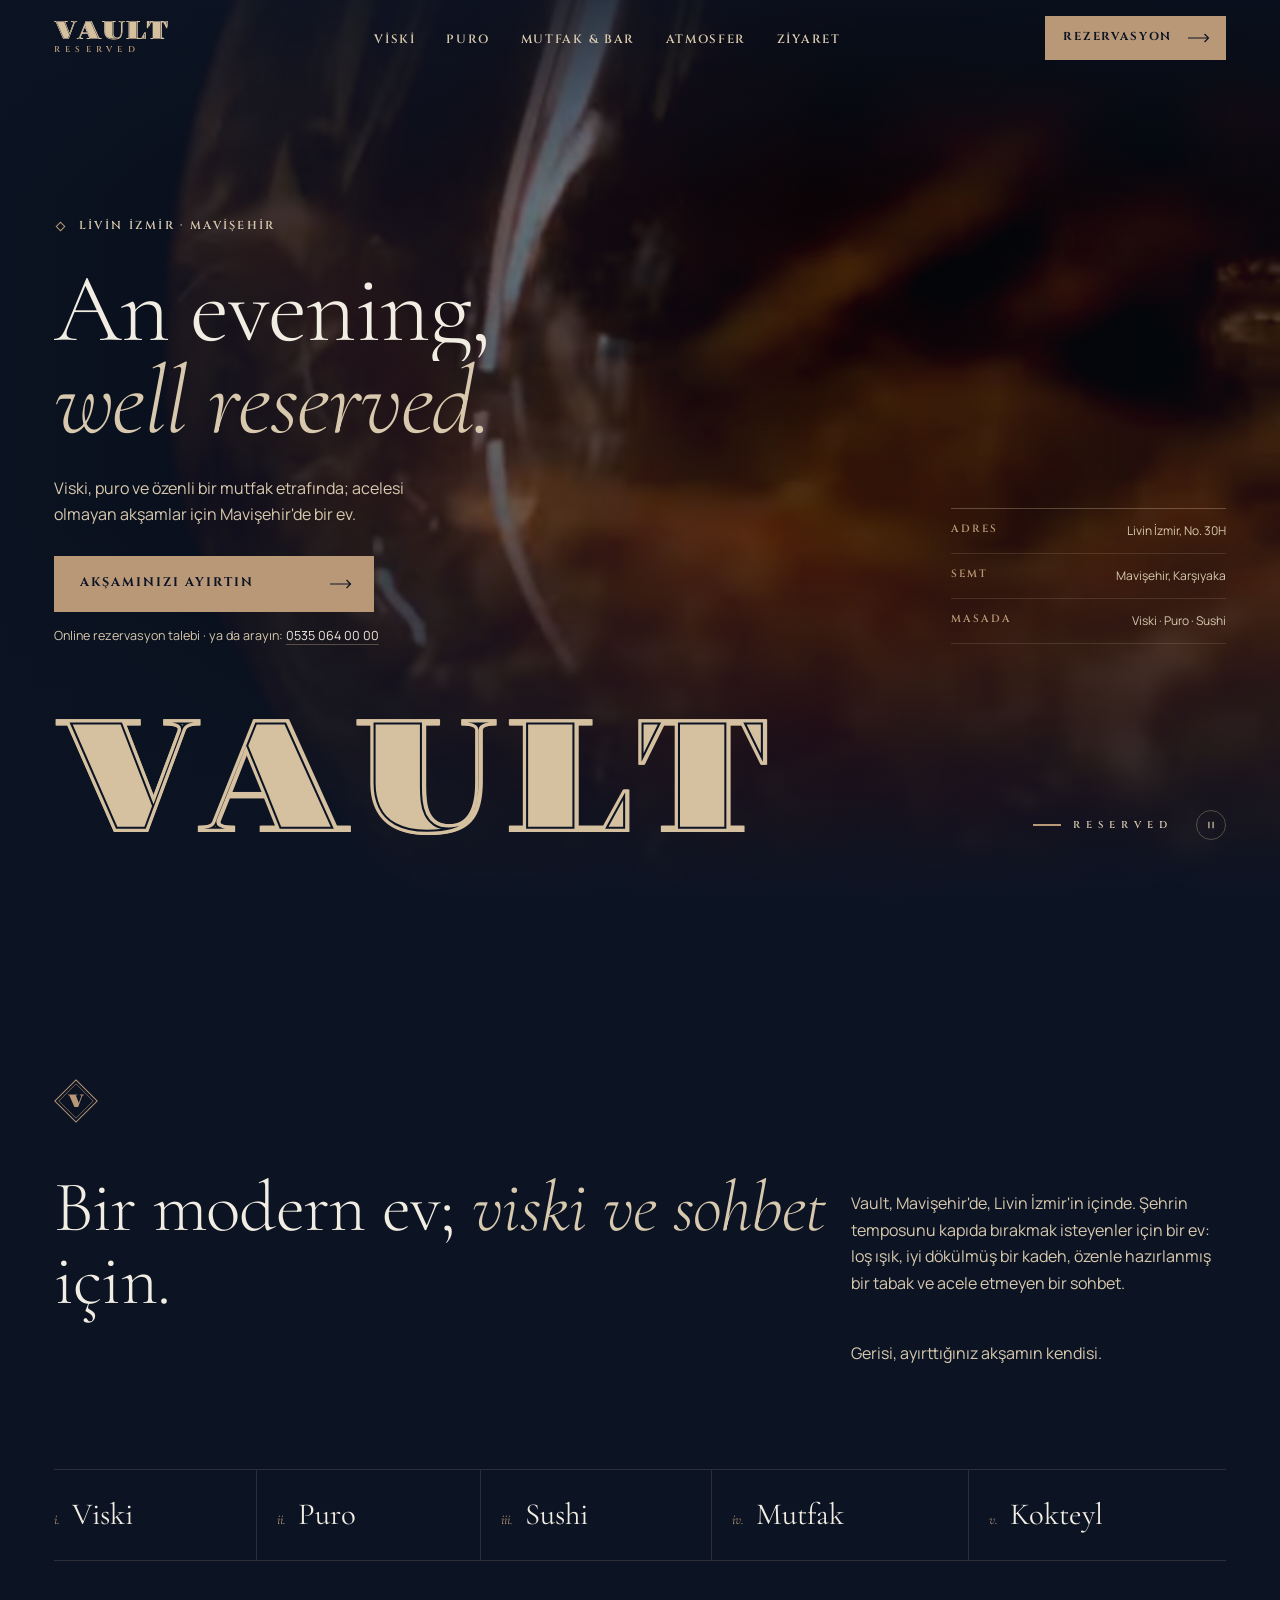
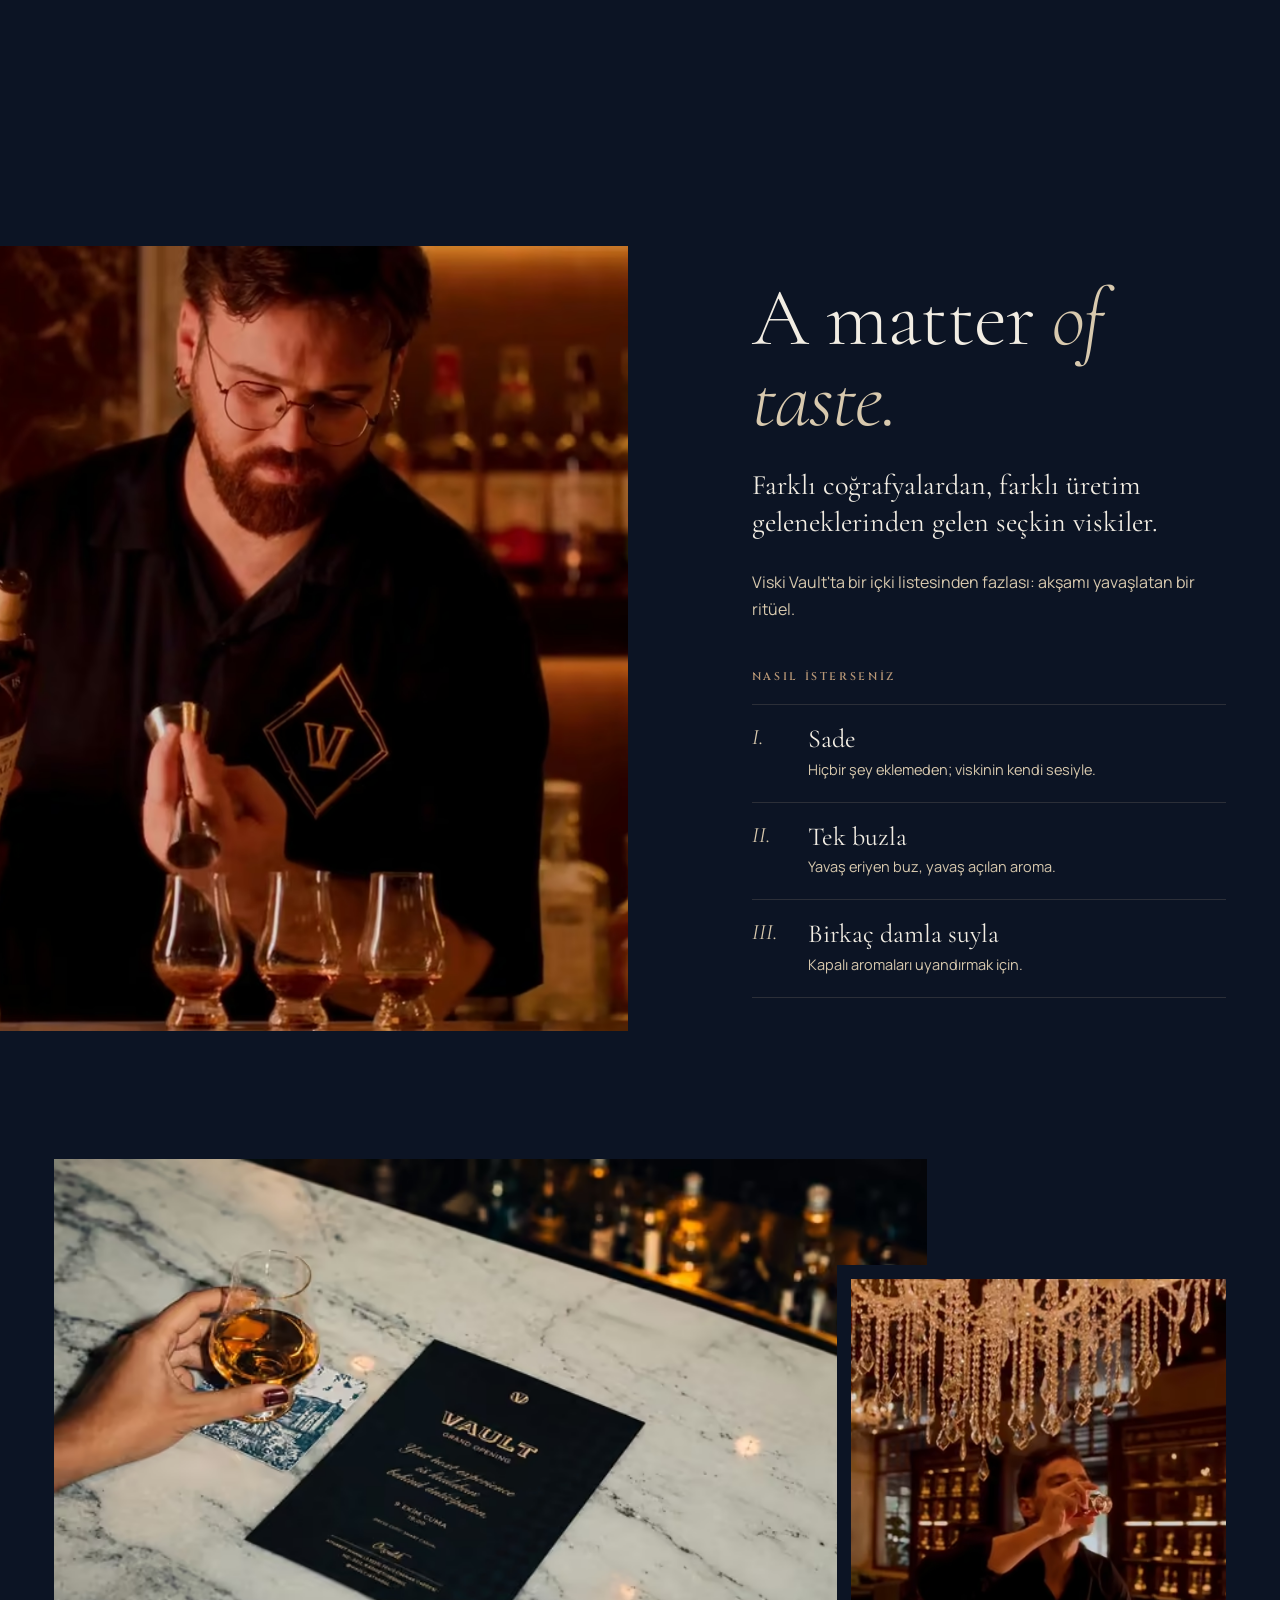
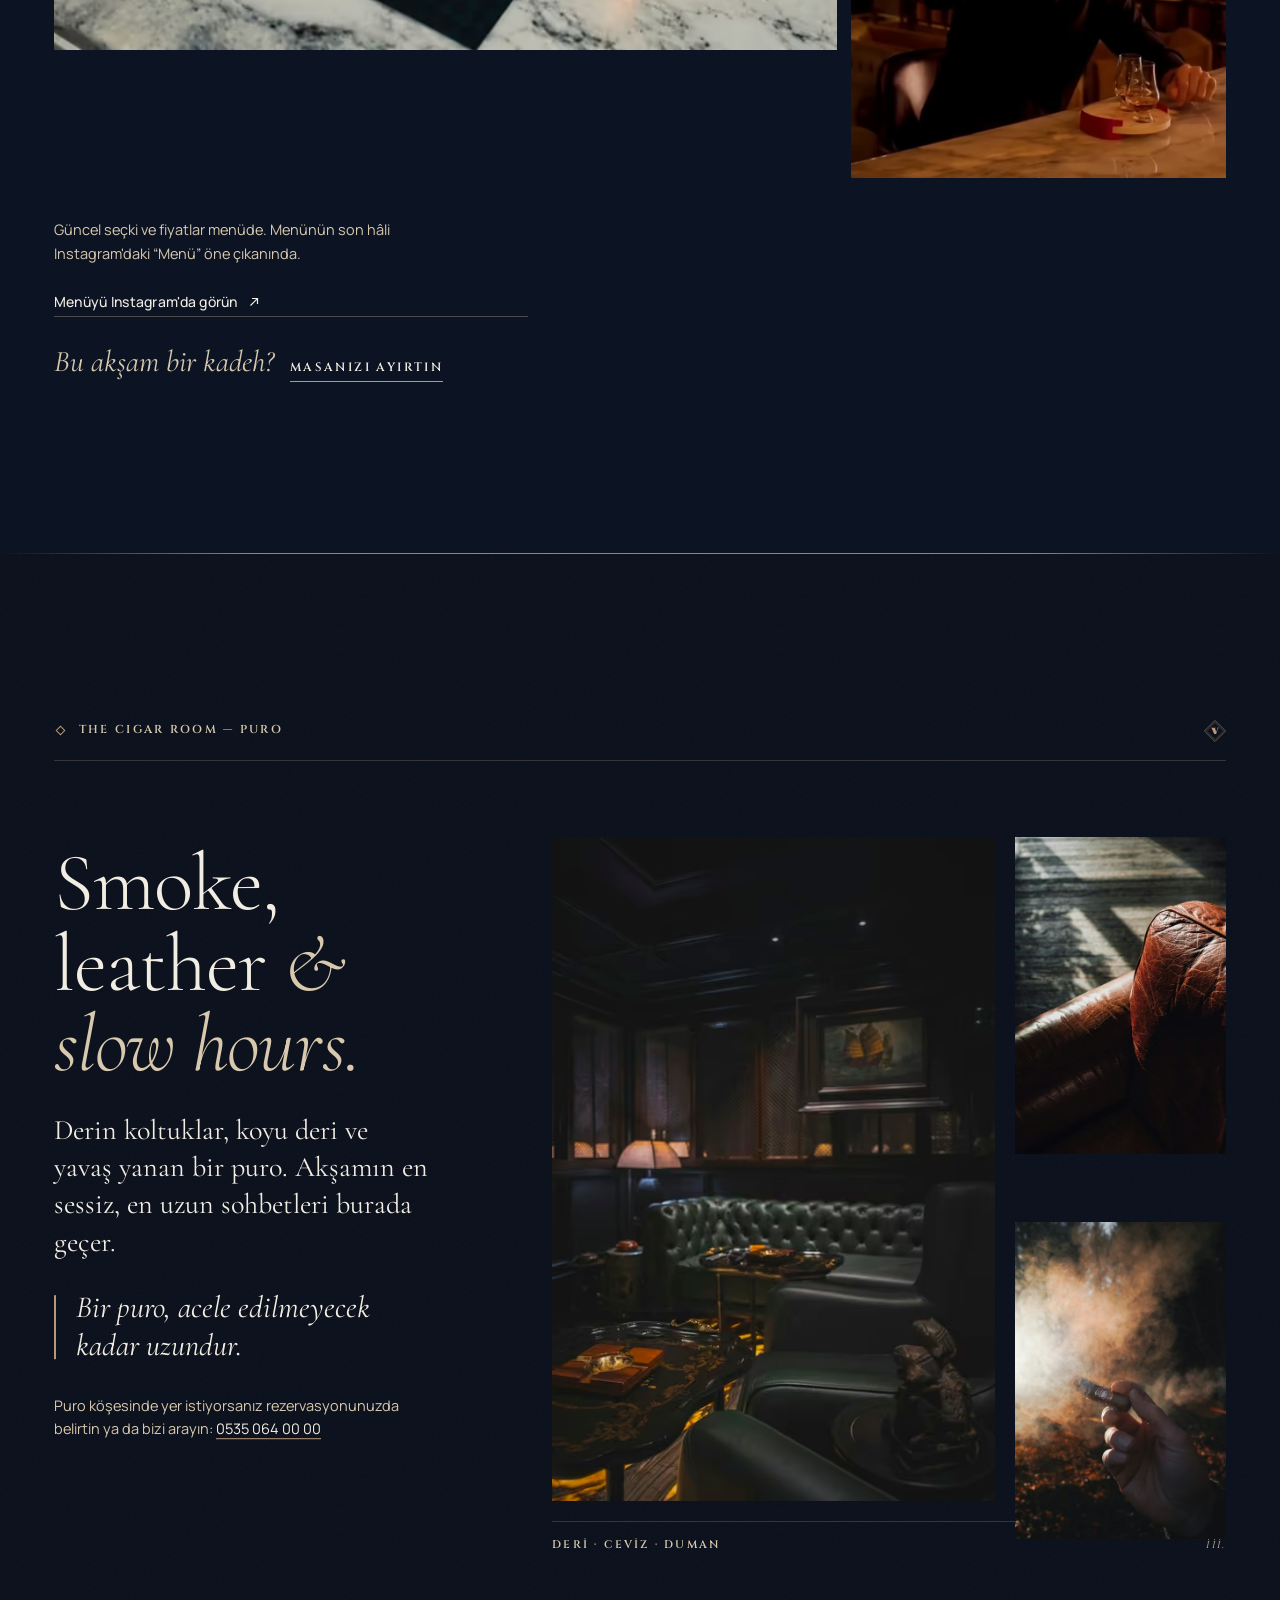
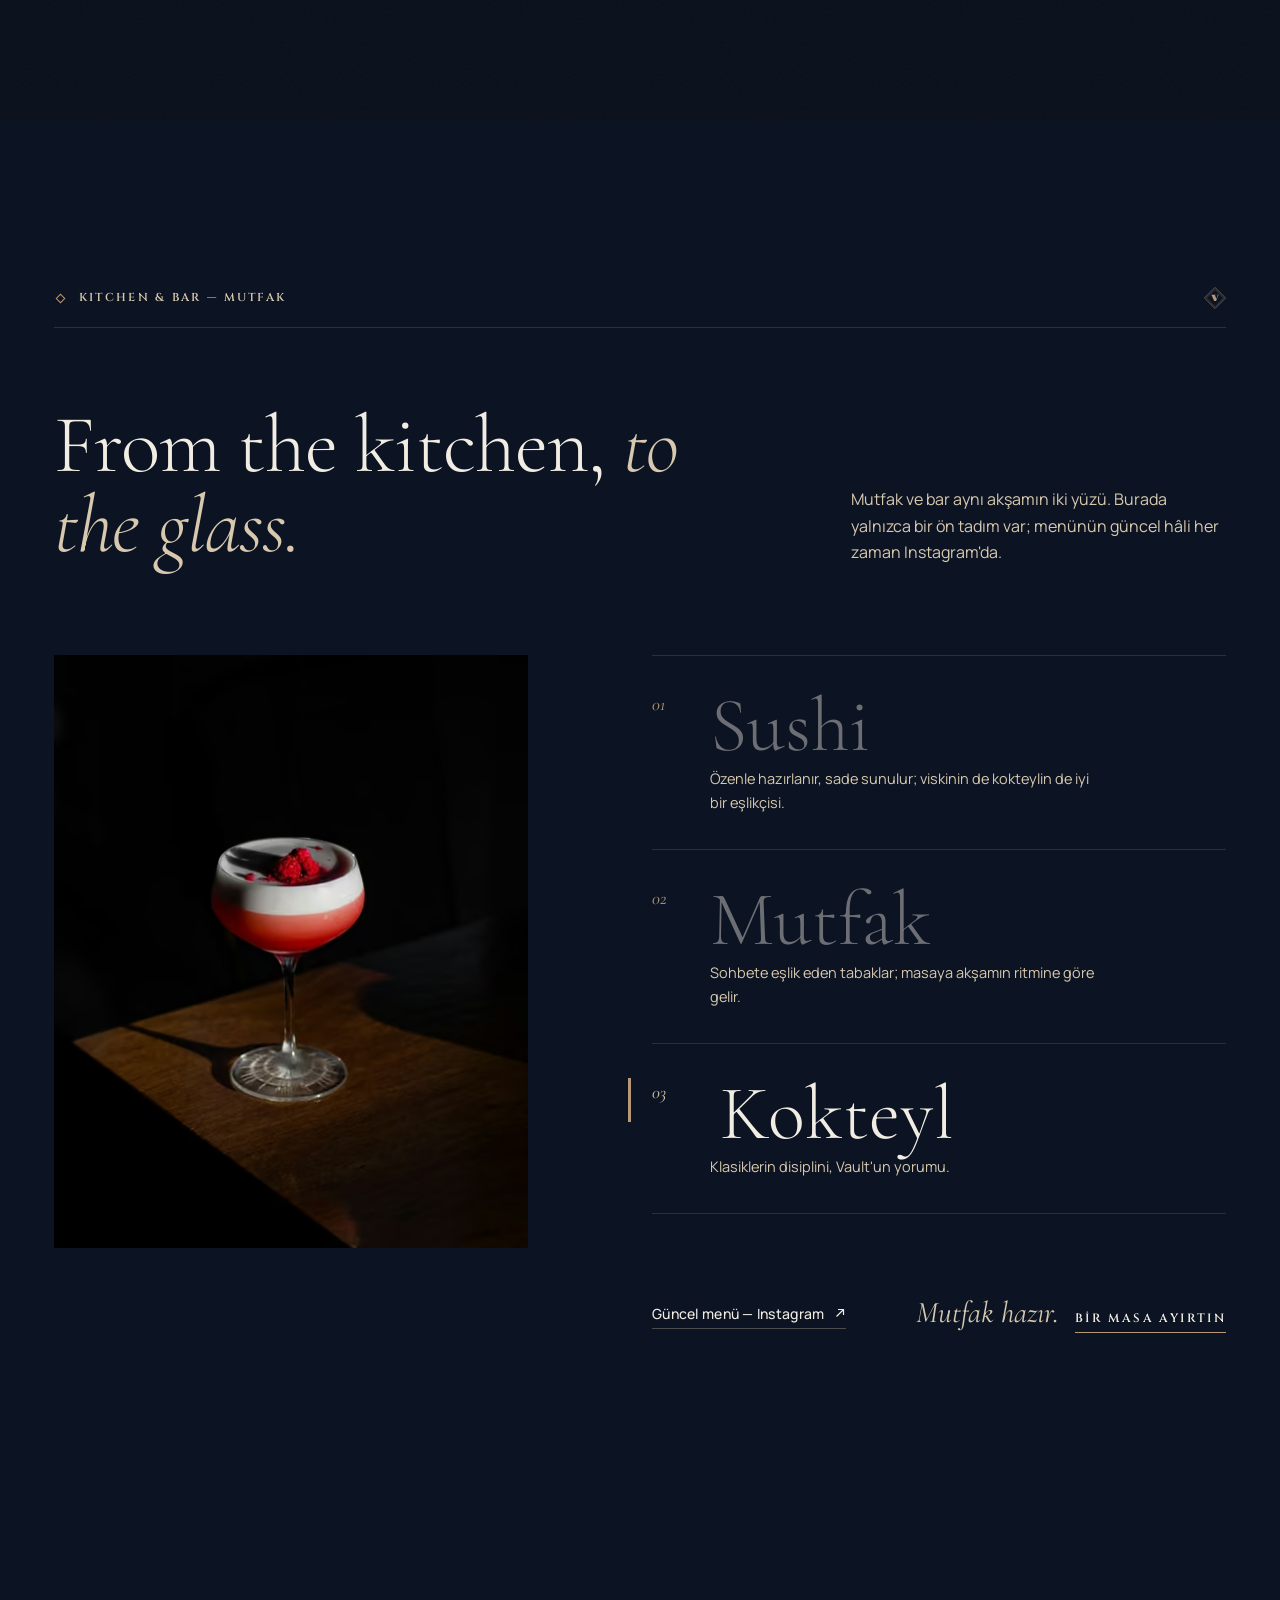
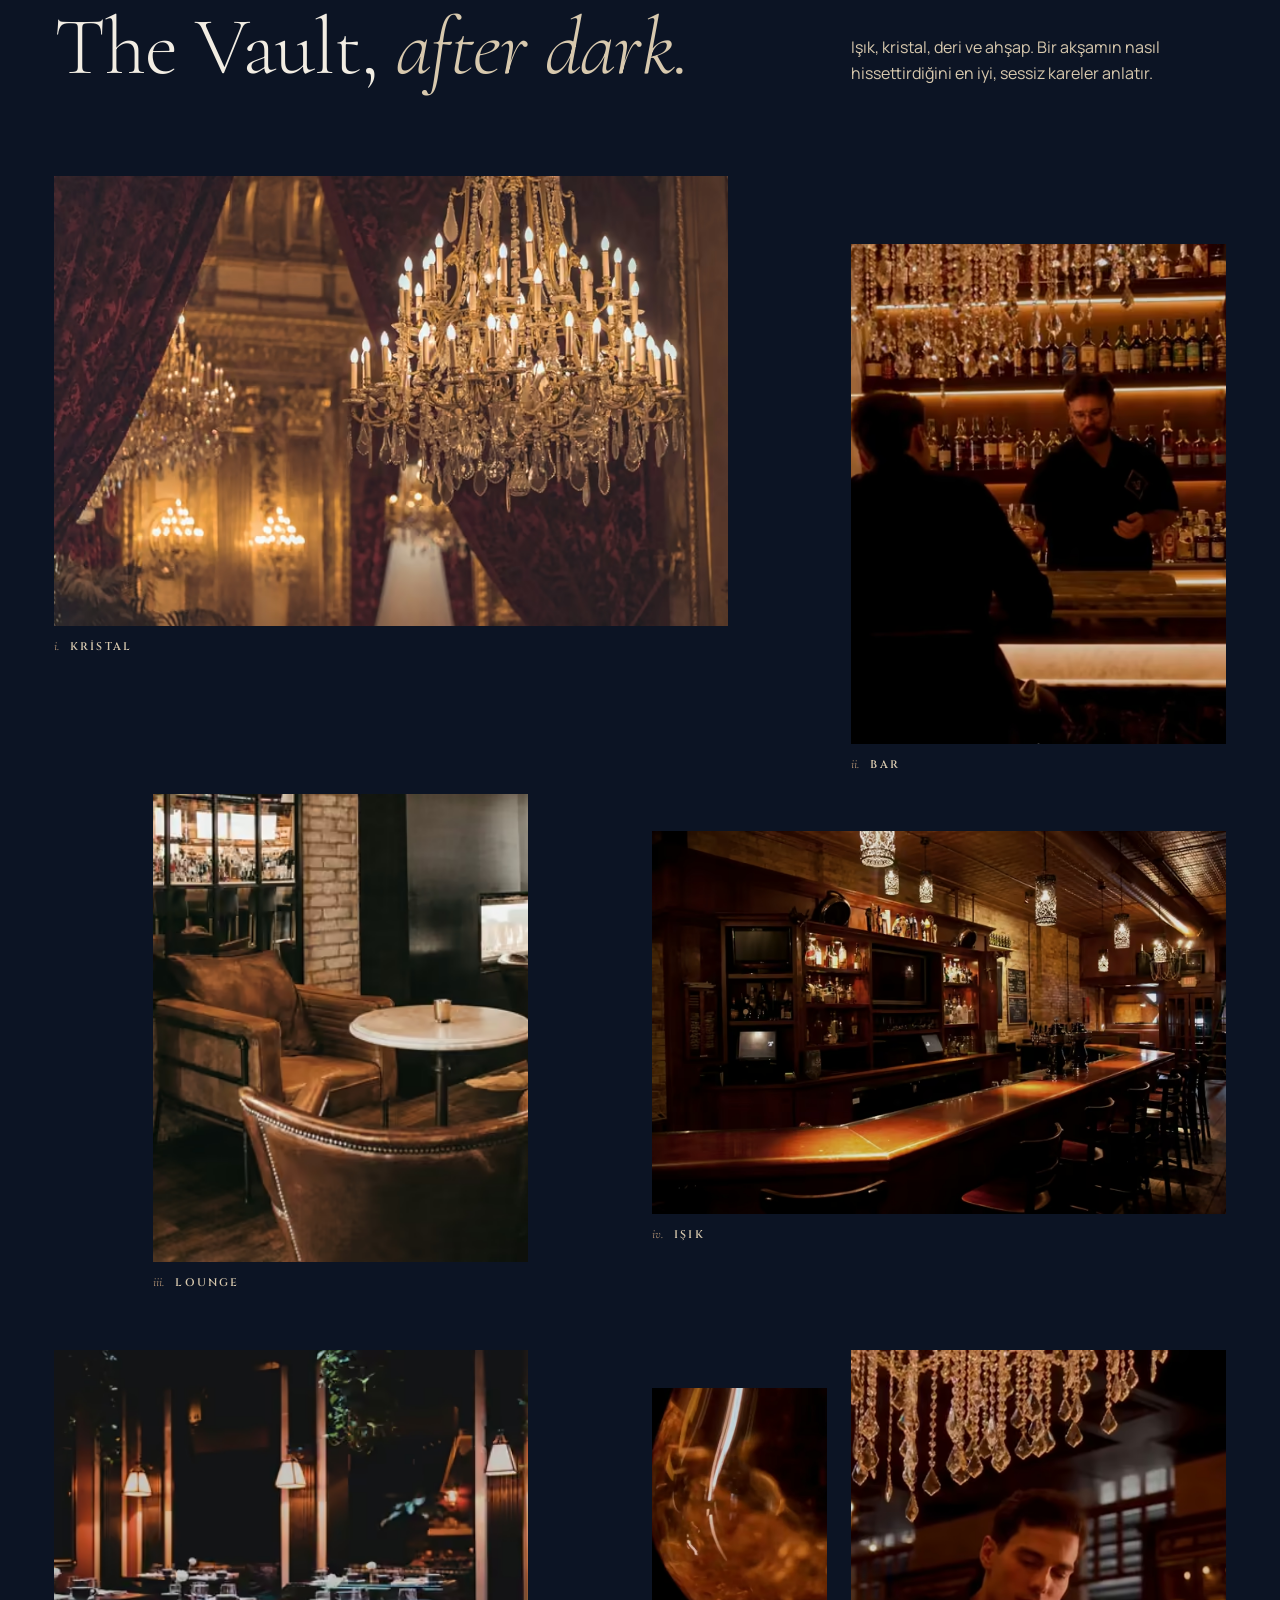
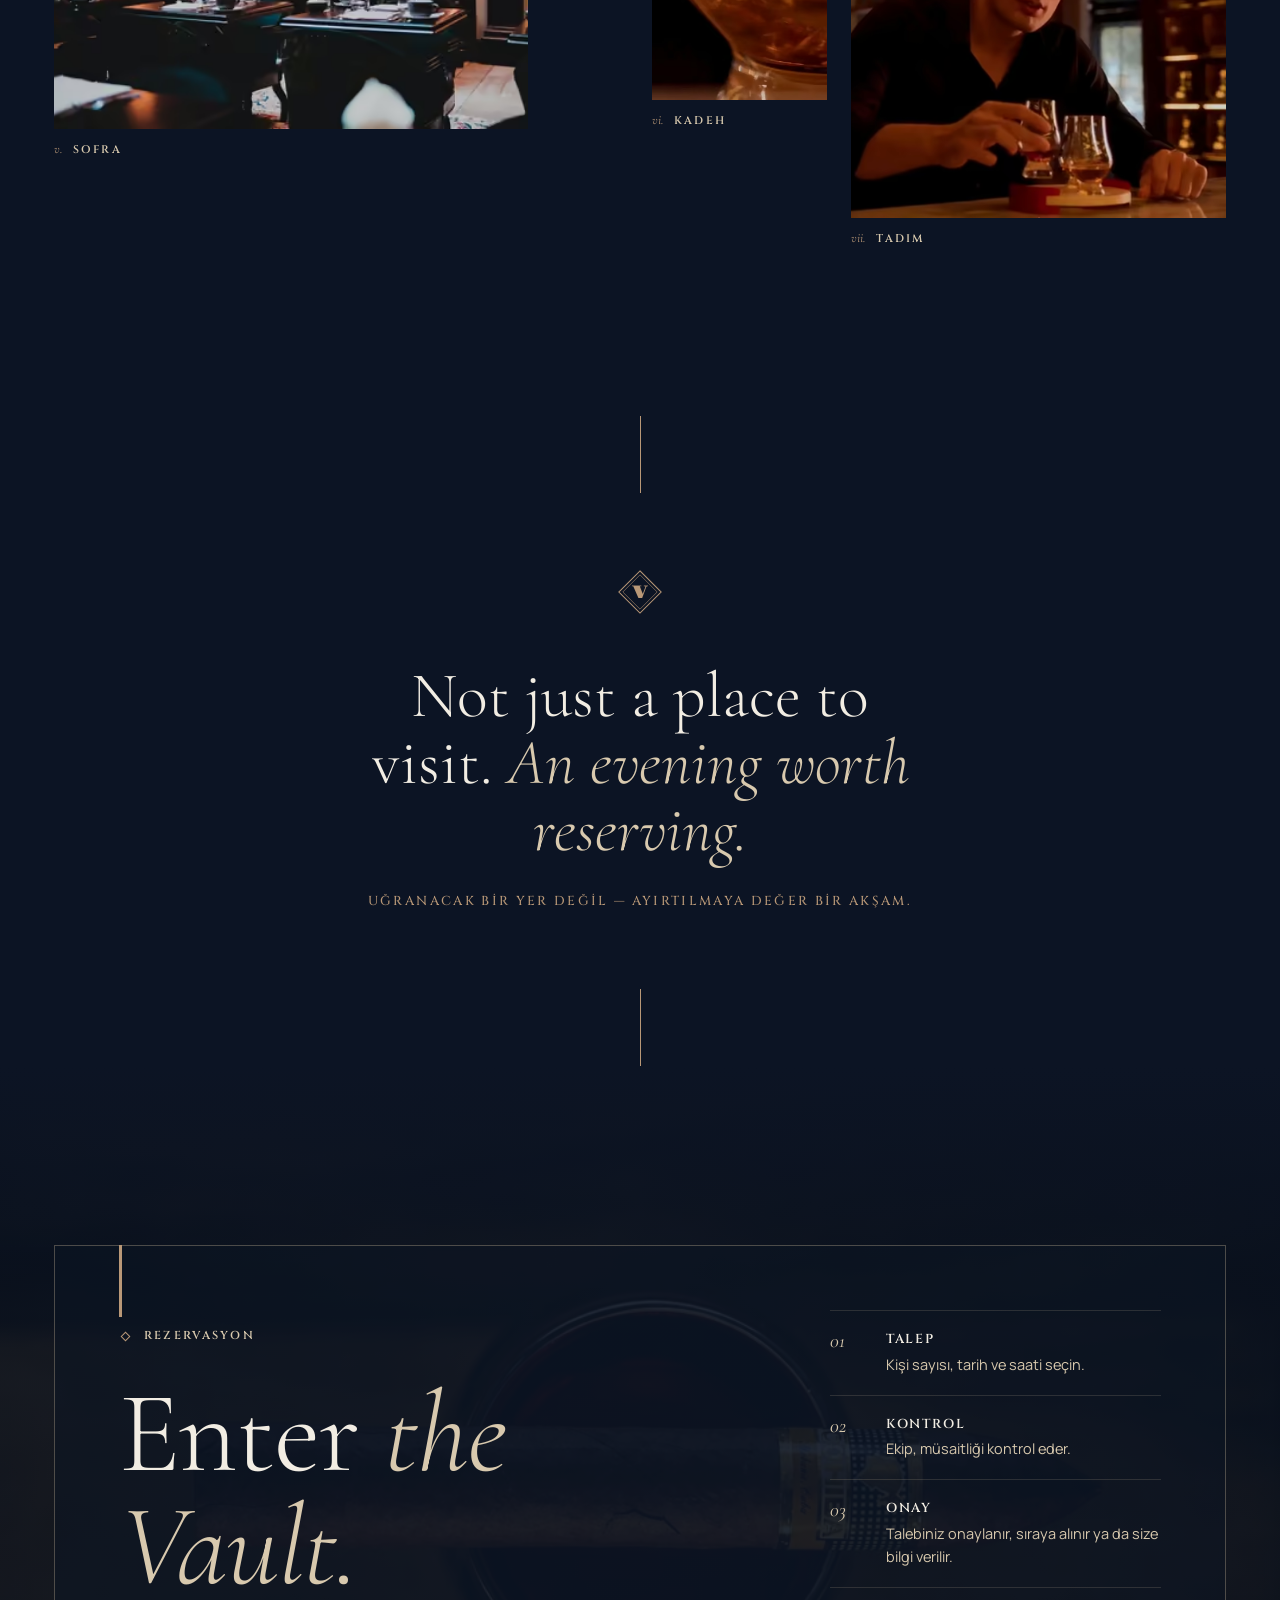
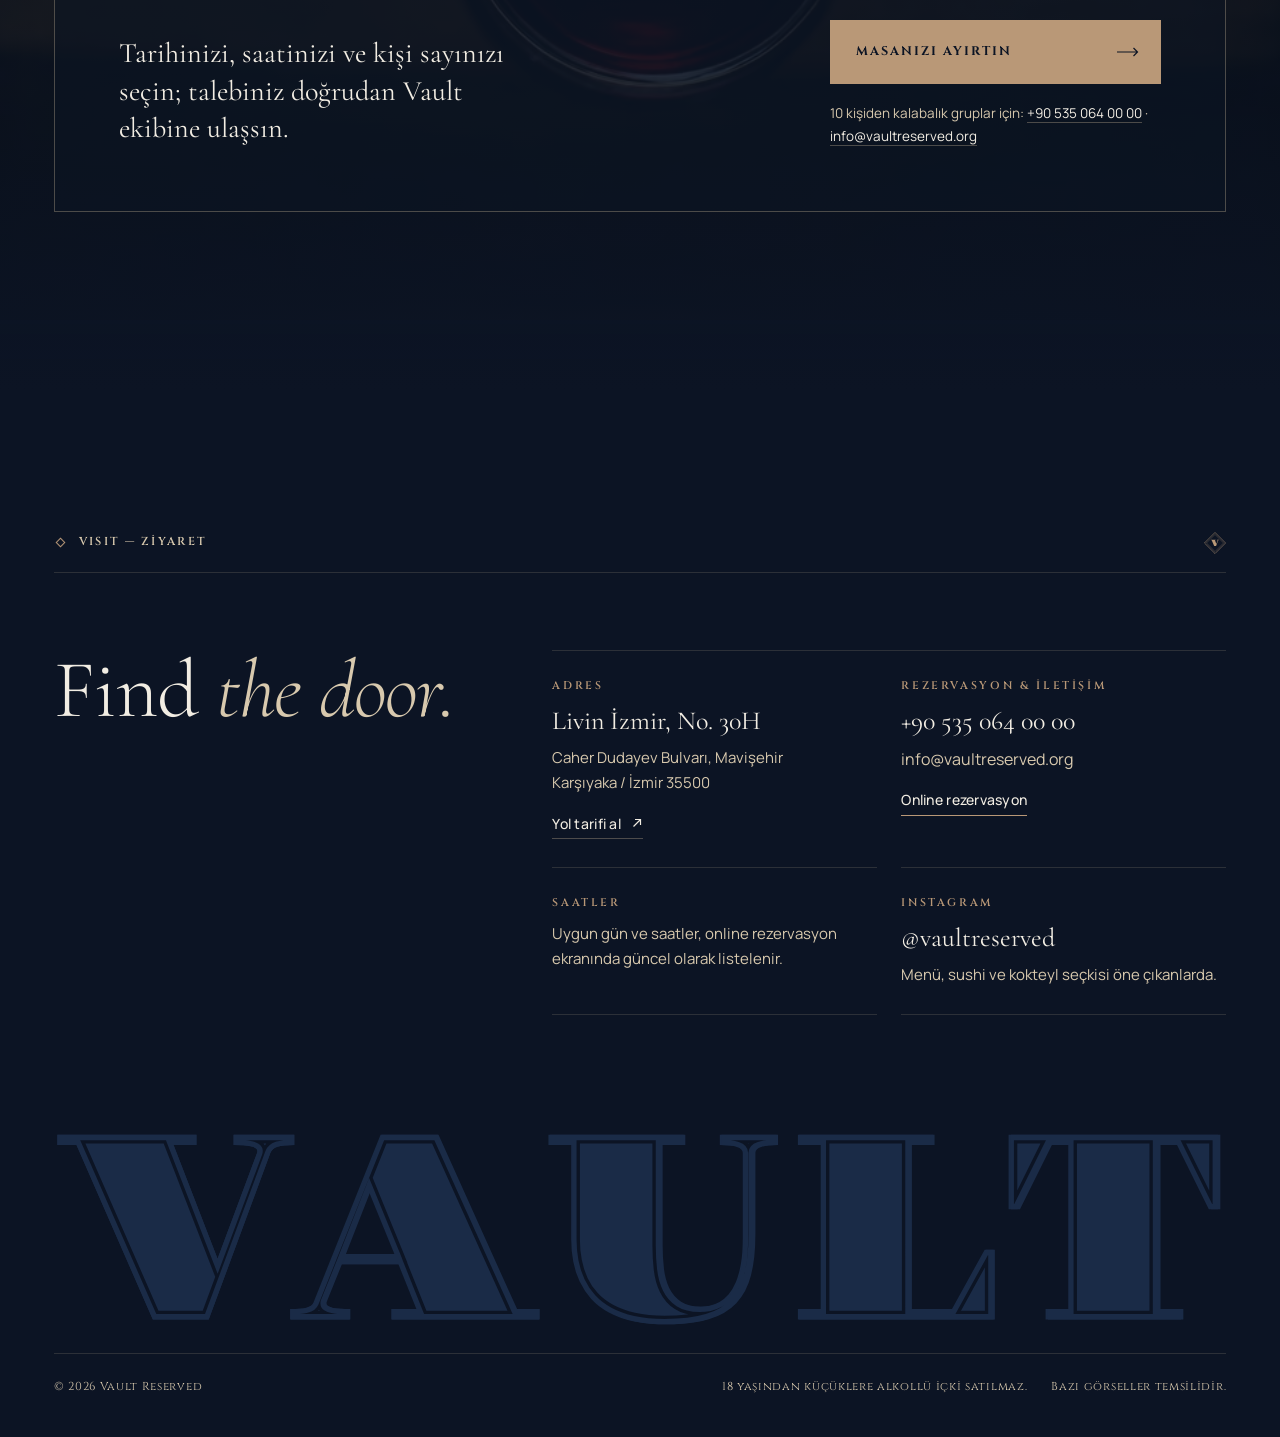
<file: index.html>
<!doctype html>
<!-- Bu dosya tools/build.py ile üretilir; düzenlemeyi src/index.html üzerinde yapın. -->
<html lang="tr">
<head>
  <meta charset="utf-8">
  <meta name="viewport" content="width=device-width, initial-scale=1, viewport-fit=cover">
  <title>Vault Reserved — Viski, Puro & Mutfak | Mavişehir, İzmir</title>
  <meta name="description" content="Vault Reserved: Livin İzmir'de, Mavişehir'de viski, puro, sushi ve kokteyl etrafında kurulan bir akşam. Masanızı online ayırtın.">
  <meta name="theme-color" content="#0c1424">
  <meta name="format-detection" content="telephone=no">
  <link rel="icon" href="favicon.svg" type="image/svg+xml">
  <link rel="apple-touch-icon" href="apple-touch-icon.png">

  <meta property="og:type" content="website">
  <meta property="og:locale" content="tr_TR">
  <meta property="og:site_name" content="Vault Reserved">
  <meta property="og:title" content="Vault Reserved — An evening, well reserved.">
  <meta property="og:description" content="Mavişehir, Livin İzmir'de viski, puro ve özenli bir mutfak. Masanızı online ayırtın.">
  <meta property="og:image" content="assets/img/og.jpg">
  <meta property="og:image:width" content="1200">
  <meta property="og:image:height" content="630">
  <meta name="twitter:card" content="summary_large_image">

  <link rel="preconnect" href="https://checkandplace.com">
  <link rel="preload" href="assets/fonts/cormorant-latin.woff2" as="font" type="font/woff2" crossorigin>
  <link rel="preload" href="assets/fonts/manrope-latin.woff2" as="font" type="font/woff2" crossorigin>
  <link rel="preload" href="assets/fonts/gravitas-vault.woff2" as="font" type="font/woff2" crossorigin>
  <link rel="preload" href="assets/fonts/cinzel-latin.woff2" as="font" type="font/woff2" crossorigin>
  <link rel="preload" as="image" type="image/webp" href="assets/video/hero-poster.webp" fetchpriority="high">

  <style>@font-face{font-family:"Cormorant Garamond";font-style:normal;font-weight:300 700;font-display:swap;src:url("assets/fonts/cormorant-latin.woff2") format("woff2");unicode-range:U+0000-00FF,U+0131,U+0152-0153,U+02BB-02BC,U+02C6,U+02DA,U+02DC,U+0304,U+0308,U+0329,U+2000-206F,U+20AC,U+2122,U+2191,U+2193,U+2212,U+2215,U+FEFF,U+FFFD}@font-face{font-family:"Cormorant Garamond";font-style:normal;font-weight:300 700;font-display:swap;src:url("assets/fonts/cormorant-latin-ext.woff2") format("woff2");unicode-range:U+0100-02BA,U+02BD-02C5,U+02C7-02CC,U+02CE-02D7,U+02DD-02FF,U+0304,U+0308,U+0329,U+1D00-1DBF,U+1E00-1E9F,U+1EF2-1EFF,U+2020,U+20A0-20AB,U+20AD-20C4,U+2113,U+2C60-2C7F,U+A720-A7FF}@font-face{font-family:"Cormorant Garamond";font-style:italic;font-weight:300 700;font-display:swap;src:url("assets/fonts/cormorant-italic-latin.woff2") format("woff2");unicode-range:U+0000-00FF,U+0131,U+0152-0153,U+02BB-02BC,U+02C6,U+02DA,U+02DC,U+0304,U+0308,U+0329,U+2000-206F,U+20AC,U+2122,U+2191,U+2193,U+2212,U+2215,U+FEFF,U+FFFD}@font-face{font-family:"Cormorant Garamond";font-style:italic;font-weight:300 700;font-display:swap;src:url("assets/fonts/cormorant-italic-latin-ext.woff2") format("woff2");unicode-range:U+0100-02BA,U+02BD-02C5,U+02C7-02CC,U+02CE-02D7,U+02DD-02FF,U+0304,U+0308,U+0329,U+1D00-1DBF,U+1E00-1E9F,U+1EF2-1EFF,U+2020,U+20A0-20AB,U+20AD-20C4,U+2113,U+2C60-2C7F,U+A720-A7FF}@font-face{font-family:"Manrope";font-style:normal;font-weight:300 700;font-display:swap;src:url("assets/fonts/manrope-latin.woff2") format("woff2");unicode-range:U+0000-00FF,U+0131,U+0152-0153,U+02BB-02BC,U+02C6,U+02DA,U+02DC,U+0304,U+0308,U+0329,U+2000-206F,U+20AC,U+2122,U+2191,U+2193,U+2212,U+2215,U+FEFF,U+FFFD}@font-face{font-family:"Manrope";font-style:normal;font-weight:300 700;font-display:swap;src:url("assets/fonts/manrope-latin-ext.woff2") format("woff2");unicode-range:U+0100-02BA,U+02BD-02C5,U+02C7-02CC,U+02CE-02D7,U+02DD-02FF,U+0304,U+0308,U+0329,U+1D00-1DBF,U+1E00-1E9F,U+1EF2-1EFF,U+2020,U+20A0-20AB,U+20AD-20C4,U+2113,U+2C60-2C7F,U+A720-A7FF}@font-face{font-family:"Cinzel";font-style:normal;font-weight:400 900;font-display:swap;src:url("assets/fonts/cinzel-latin.woff2") format("woff2");unicode-range:U+0000-00FF,U+0131,U+0152-0153,U+02BB-02BC,U+02C6,U+02DA,U+02DC,U+0304,U+0308,U+0329,U+2000-206F,U+20AC,U+2122,U+2191,U+2193,U+2212,U+2215,U+FEFF,U+FFFD}@font-face{font-family:"Cinzel";font-style:normal;font-weight:400 900;font-display:swap;src:url("assets/fonts/cinzel-latin-ext.woff2") format("woff2");unicode-range:U+0100-02BA,U+02BD-02C5,U+02C7-02CC,U+02CE-02D7,U+02DD-02FF,U+0304,U+0308,U+0329,U+1D00-1DBF,U+1E00-1E9F,U+1EF2-1EFF,U+2020,U+20A0-20AB,U+20AD-20C4,U+2113,U+2C60-2C7F,U+A720-A7FF}@font-face{font-family:"Gravitas One";font-style:normal;font-weight:400;font-display:block;src:url("assets/fonts/gravitas-vault.woff2") format("woff2");unicode-range:U+0041,U+004C,U+0054-0056}:root{--ink:#0c1424;--navy:#122137;--navy-2:#1a2b47;--midnight:#080e1a;--gold:#b99877;--gold-light:#d5c0a0;--champagne:#d8c9ae;--ivory:#f2ede3;--rule:rgba(213,192,160,0.16);--rule-strong:rgba(213,192,160,0.32);--serif:"Cormorant Garamond","Times New Roman",Georgia,serif;--sans:"Manrope",system-ui,-apple-system,"Segoe UI",Roboto,sans-serif;--caps:"Cinzel","Trajan Pro",Georgia,serif;--mark:"Gravitas One",Georgia,serif;--gutter:clamp(16px,4.2vw,64px);--max:1440px;--nav-h:76px;--ease-out:cubic-bezier(0.2,0.7,0.2,1);--ease-io:cubic-bezier(0.65,0,0.35,1);--t-fast:180ms;--t-med:420ms;--t-slow:1100ms;color-scheme:dark}*,*::before,*::after{box-sizing:border-box}html{-webkit-text-size-adjust:100%;text-size-adjust:100%;scroll-behavior:smooth;scroll-padding-top:var(--nav-h)}body{margin:0;background:var(--ink);color:var(--ivory);font-family:var(--sans);font-size:16px;line-height:1.65;font-weight:400;-webkit-font-smoothing:antialiased;-moz-osx-font-smoothing:grayscale;text-rendering:optimizeLegibility;overflow-x:hidden}img,picture{display:block;max-width:100%}img{height:auto}a{color:inherit;text-decoration:none}button{font:inherit;color:inherit;background:none;border:0;padding:0;cursor:pointer}h1,h2,h3,p,ol,ul,figure,blockquote,dl,dd{margin:0}ol,ul{padding:0;list-style:none}em{font-style:italic}::selection{background:var(--gold);color:var(--ink)}:focus{outline:none}:focus-visible{outline:2px solid var(--champagne);outline-offset:3px}.sr-only{position:absolute !important;width:1px;height:1px;padding:0;margin:-1px;overflow:hidden;clip:rect(0 0 0 0);white-space:nowrap;border:0}.skip-link{position:fixed;top:12px;left:12px;z-index:100;padding:12px 18px;background:var(--ivory);color:var(--ink);font-weight:600;transform:translateY(-160%);transition:transform var(--t-fast) var(--ease-out)}.skip-link:focus-visible{transform:none}.eyebrow{display:inline-flex;align-items:center;gap:12px;font-family:var(--caps);font-size:11.5px;font-weight:600;letter-spacing:0.2em;text-transform:uppercase;color:var(--champagne)}.eyebrow--ribbon::before{content:"";flex:none;width:7px;height:7px;margin:0 3px;border:1px solid var(--gold);transform:rotate(45deg)}.display{font-family:var(--serif);font-weight:300;line-height:0.98;letter-spacing:-0.012em;color:var(--ivory)}.display em{font-weight:300;color:var(--champagne)}.h2{font-size:clamp(44px,6.4vw,104px)}.lead{font-family:var(--serif);font-size:clamp(22px,2.2vw,30px);line-height:1.32;font-weight:400;color:var(--ivory)}.body{color:var(--champagne);max-width:46ch}.body + .body{margin-top:1em}.numeral{font-family:var(--serif);font-style:italic;font-weight:400;color:var(--gold)}.wrap{width:100%;max-width:var(--max);margin-inline:auto;padding-inline:var(--gutter)}.section{position:relative;padding-block:clamp(96px,13vw,200px)}.section-head{display:flex;align-items:center;justify-content:space-between;gap:24px;padding-bottom:18px;margin-bottom:clamp(40px,6vw,88px);border-bottom:1px solid var(--rule)}.section-head .numeral{font-size:20px}.btn{--btn-bg:var(--gold);position:relative;display:inline-flex;align-items:center;justify-content:space-between;gap:28px;min-height:56px;padding:0 22px 0 26px;background:var(--btn-bg);color:var(--ink);font-family:var(--caps);font-size:12.5px;font-weight:700;letter-spacing:0.16em;text-transform:uppercase;transition:background-color var(--t-fast) var(--ease-out);-webkit-tap-highlight-color:transparent}.btn:hover{--btn-bg:var(--gold-light)}.btn:active{--btn-bg:var(--gold-light)}.btn__arrow{width:22px;height:10px;flex:none;transition:transform var(--t-med) var(--ease-out)}.btn:hover .btn__arrow{transform:translateX(5px)}.btn--sm{min-height:44px;padding:0 16px 0 18px;gap:16px;font-size:11.5px}.btn--block{width:100%}.link-line{position:relative;display:inline-flex;align-items:center;gap:10px;padding-block:6px;color:var(--ivory);font-size:14px;font-weight:500;letter-spacing:0.02em}.link-line::after{content:"";position:absolute;left:0;right:0;bottom:2px;height:1px;background:var(--gold);transform-origin:left;transition:transform var(--t-med) var(--ease-out)}.link-line:hover::after{transform:scaleX(0.35)}.link-line--quiet::after{background:var(--rule-strong)}.link-line svg{width:12px;height:12px;flex:none}.prompt{display:flex;flex-wrap:wrap;align-items:baseline;gap:6px 16px;font-family:var(--serif);font-size:clamp(22px,2.4vw,30px);font-style:italic;color:var(--champagne)}.prompt .link-line{font-family:var(--sans);font-style:normal;font-size:12px;font-weight:600;letter-spacing:0.2em;text-transform:uppercase}.media{position:relative;overflow:hidden;background:var(--navy)}.media picture{width:100%;height:100%}.media img{width:100%;height:100%;object-fit:cover}.media figcaption,.caption{font-size:11px;font-weight:600;letter-spacing:0.2em;text-transform:uppercase;color:var(--champagne)}.nav{position:fixed;inset:0 0 auto 0;z-index:40;height:var(--nav-h);transition:background-color var(--t-med) var(--ease-out),border-color var(--t-med) var(--ease-out),transform var(--t-med) var(--ease-out);border-bottom:1px solid transparent}.nav.is-solid{background:rgba(12,20,36,0.97);border-bottom-color:var(--rule)}.nav__inner{height:100%;display:flex;align-items:center;justify-content:space-between;gap:24px}.wordmark{display:inline-flex;flex-direction:column;align-items:flex-start;line-height:1}.wordmark__main{display:block;width:116px;height:auto;color:var(--gold-light);overflow:visible}.wordmark__sub{margin-top:6px;font-family:var(--caps);font-size:8.5px;font-weight:600;letter-spacing:0.62em;color:var(--gold)}.mono{display:block;width:44px;height:44px;color:var(--gold);overflow:visible}.mono--sm{width:22px;height:22px}.nav__links{display:none;align-items:center;gap:clamp(20px,2.4vw,40px)}.nav__links a{position:relative;padding-block:10px;font-size:12px;font-weight:500;letter-spacing:0.16em;text-transform:uppercase;color:var(--champagne);transition:color var(--t-fast) var(--ease-out)}.nav__links a::after{content:"";position:absolute;left:0;right:0;bottom:2px;height:2px;background:var(--gold);transform:scaleX(0);transform-origin:left;transition:transform var(--t-med) var(--ease-out)}.nav__links a:hover{color:var(--ivory)}.nav__links a[aria-current="true"]{color:var(--ivory)}.nav__links a[aria-current="true"]::after{transform:scaleX(1)}.nav__actions{display:flex;align-items:center;gap:10px}.nav__reserve{display:none}.nav__menu{display:inline-flex;align-items:center;gap:12px;min-height:44px;padding:0 4px 0 14px;font-size:11.5px;font-weight:600;letter-spacing:0.2em;text-transform:uppercase}.nav__menu-icon{display:grid;gap:6px;width:26px}.nav__menu-icon span{height:1px;background:var(--ivory)}.nav__menu-icon span:last-child{width:62%;justify-self:end}@media (max-width:1023px){.nav .wordmark{transition:opacity var(--t-med) var(--ease-out)}.nav:not(.is-solid) .wordmark{opacity:0;pointer-events:none}.nav:not(.is-solid) .wordmark:focus-visible{opacity:1}}@media (min-width:1024px){.nav__links{display:flex}.nav__reserve{display:inline-flex}.nav__menu{display:none}}.menu{position:fixed;inset:0;width:100%;max-width:none;height:100%;max-height:none;margin:0;padding:0;border:0;background:var(--ink);color:var(--ivory)}.menu::backdrop{background:var(--ink)}.menu[open]{display:flex;flex-direction:column}.menu__top{display:flex;align-items:center;justify-content:space-between;height:var(--nav-h);padding-inline:var(--gutter);border-bottom:1px solid var(--rule)}.menu__close{display:inline-flex;align-items:center;gap:12px;min-height:44px;padding-left:14px;font-size:11.5px;font-weight:600;letter-spacing:0.2em;text-transform:uppercase}.menu__close svg{width:18px;height:18px}.menu__list{flex:1;display:flex;flex-direction:column;justify-content:center;padding:24px var(--gutter)}.menu__list a{display:flex;align-items:baseline;gap:18px;padding-block:10px;font-family:var(--serif);font-size:clamp(38px,10.5vw,64px);font-weight:300;line-height:1.05}.menu__list .numeral{font-size:16px;min-width:2ch}.menu__foot{padding:20px var(--gutter) calc(20px + env(safe-area-inset-bottom));border-top:1px solid var(--rule);display:grid;gap:18px}.menu__contact{display:flex;flex-wrap:wrap;justify-content:space-between;gap:8px 20px;font-size:13px;color:var(--champagne)}.menu__contact a{padding-block:10px}.hero{position:relative;min-height:100vh;min-height:100svh;display:grid;overflow:hidden;isolation:isolate}.hero__media{position:absolute;inset:0;z-index:-2}.hero__media video{width:100%;height:100%;object-fit:cover;object-position:50% 30%;transform-origin:50% 60%;background:var(--ink)}.hero::before{content:"";position:absolute;inset:0;z-index:-1;background:linear-gradient(180deg,rgba(12,20,36,0.86) 0%,rgba(12,20,36,0.5) 30%,rgba(12,20,36,0.42) 50%,rgba(12,20,36,0.95) 84%,var(--ink) 100%)}.hero__inner{position:relative;display:grid;grid-template-rows:auto 1fr auto;padding-top:calc(var(--nav-h) + 4px);padding-bottom:calc(48px + env(safe-area-inset-bottom))}.hero__mast{width:100%;color:var(--gold-light);user-select:none}.hero__mast svg{display:block;width:100%;height:auto;overflow:visible}.hero__reserved{display:flex;align-items:center;gap:12px;margin-top:14px;font-size:10px;font-weight:600;letter-spacing:0.62em;color:var(--champagne)}.hero__reserved::before{content:"";width:28px;height:2px;background:var(--gold)}.hero__toggle{position:relative;display:inline-grid;place-items:center;width:44px;height:44px;margin:-14px -7px -14px auto;color:var(--champagne);transition:color var(--t-fast) var(--ease-out)}.hero__toggle[hidden]{display:none}.hero__toggle::before{content:"";position:absolute;inset:7px;border:1px solid var(--rule-strong);border-radius:50%;transition:border-color var(--t-fast) var(--ease-out)}.hero__toggle:hover{color:var(--ivory)}.hero__toggle:hover::before{border-color:var(--champagne)}.hero__toggle svg{width:10px;height:10px}.hero__toggle-play{display:none}.hero__toggle.is-paused .hero__toggle-pause{display:none}.hero__toggle.is-paused .hero__toggle-play{display:block}.hero__content{align-self:end;display:grid;gap:22px}.hero__title{font-family:var(--serif);font-weight:300;font-size:clamp(46px,12.4vw,136px);line-height:0.94;letter-spacing:-0.015em}.hero__title .line{display:block;overflow:hidden;padding-bottom:0.06em;margin-bottom:-0.06em}.hero__title .line>span{display:inline-block}.hero__title em{color:var(--champagne)}.hero__sub{max-width:40ch;font-size:15px;color:var(--champagne)}.hero__cta{display:grid;gap:14px;justify-items:start}.hero__cta .btn{width:100%}.hero__note{font-size:12.5px;color:var(--champagne)}.hero__note a{color:var(--ivory);border-bottom:1px solid var(--rule-strong)}.hero__meta{display:none}@media (min-width:720px){.hero__cta .btn{width:auto;min-width:320px}}@media (min-width:1024px){.hero::before{background:linear-gradient(90deg,rgba(12,20,36,0.9) 0%,rgba(12,20,36,0.66) 34%,rgba(12,20,36,0.18) 64%,rgba(12,20,36,0.34) 100%),linear-gradient(180deg,rgba(12,20,36,0.7) 0%,rgba(12,20,36,0) 22%,rgba(12,20,36,0) 58%,var(--ink) 100%)}.hero__inner{grid-template-columns:repeat(12,minmax(0,1fr));grid-template-rows:1fr auto;column-gap:24px;padding-top:calc(var(--nav-h) + 6vh);padding-bottom:0}.hero__content{grid-column:1 / span 7;grid-row:1;align-self:center;gap:28px;padding-top:2vh}.hero__meta{grid-column:10 / span 3;grid-row:1;align-self:end;display:grid;gap:0;margin-bottom:8vh;border-top:1px solid var(--rule-strong)}.hero__meta div{display:flex;justify-content:space-between;gap:16px;padding-block:12px;border-bottom:1px solid var(--rule);font-size:12px;color:var(--champagne)}.hero__meta dt{font-weight:600;letter-spacing:0.18em;text-transform:uppercase;font-size:10.5px;color:var(--gold)}.hero__meta dd{text-align:right}.hero__brand{grid-column:1 / -1;grid-row:2;position:relative;display:flex;align-items:flex-end;justify-content:space-between;gap:32px;padding-bottom:7vh}.hero__mast{width:min(56vw,860px)}.hero__reserved{margin:0 0 4px}.hero__toggle{margin:-14px -7px -14px 4px}.hero__title{font-size:clamp(64px,7.6vw,128px)}.hero__sub{font-size:16px}}.house{padding-top:clamp(120px,14vw,220px)}.house__grid{display:grid;gap:40px}.house__statement{font-family:var(--serif);font-weight:300;font-size:clamp(38px,5.6vw,88px);line-height:1.02;letter-spacing:-0.01em}.house__statement em{color:var(--champagne)}.house__copy{display:grid;gap:28px;align-content:start}.index-strip{display:flex;flex-wrap:wrap;margin-top:clamp(56px,8vw,120px);border-top:1px solid var(--rule);border-bottom:1px solid var(--rule)}.index-strip li{flex:1 1 auto;display:flex;align-items:baseline;gap:12px;padding:20px 20px 20px 0;font-family:var(--serif);font-size:clamp(22px,2.4vw,34px);font-weight:400}.index-strip li + li{padding-left:20px;border-left:1px solid var(--rule)}.index-strip .numeral{font-size:14px}@media (max-width:719px){.index-strip li{flex:1 1 50%}.index-strip li:nth-child(odd){padding-left:0;border-left:0}.index-strip li:nth-child(n + 3){border-top:1px solid var(--rule)}.index-strip li:last-child{flex-basis:100%}}@media (min-width:1024px){.house__grid{grid-template-columns:repeat(12,minmax(0,1fr));column-gap:24px}.house__statement{grid-column:1 / span 8}.house__copy{grid-column:9 / span 4;padding-top:1.2em}}.whisky{padding-top:0}.whisky__grid{display:grid;gap:48px}.whisky__portrait{aspect-ratio:4 / 5}.whisky__text{display:grid;gap:28px;align-content:center}.ritual{margin-top:12px;border-top:1px solid var(--rule)}.ritual__title{padding-block:18px 6px;font-size:11px;font-weight:600;letter-spacing:0.24em;text-transform:uppercase;color:var(--gold)}.ritual li{display:grid;grid-template-columns:44px 1fr;gap:4px 12px;padding-block:20px;border-bottom:1px solid var(--rule)}.ritual .numeral{font-size:22px;grid-row:span 2;line-height:1.1}.ritual strong{font-family:var(--serif);font-size:26px;font-weight:400;line-height:1.1}.ritual span{font-size:14.5px;color:var(--champagne)}.whisky__collage{position:relative;margin-top:clamp(72px,10vw,160px);display:grid}.whisky__wide{aspect-ratio:4 / 3}.whisky__wide img{object-position:28% 50%}.whisky__inset{width:52%;aspect-ratio:3 / 4;margin:-22% 0 0 auto;position:relative;z-index:1;outline:10px solid var(--ink)}.whisky__note{margin-top:36px;display:grid;gap:18px}.whisky__note>p:not(.prompt){font-size:14.5px;color:var(--champagne);max-width:40ch}@media (min-width:720px){.whisky__wide{aspect-ratio:16 / 9}}@media (min-width:1024px){.whisky__grid{grid-template-columns:repeat(12,minmax(0,1fr));column-gap:24px;align-items:center}.whisky__portrait{grid-column:1 / span 6;margin-left:calc(var(--gutter) * -1)}.whisky__text{grid-column:8 / span 5}.whisky__collage{grid-template-columns:repeat(12,minmax(0,1fr));column-gap:24px}.whisky__wide{grid-column:1 / span 9;grid-row:1;aspect-ratio:16 / 9}.whisky__inset{grid-column:9 / span 4;grid-row:1;width:auto;margin:32% 0 0 0;align-self:start;outline-width:14px}.whisky__note{grid-column:1 / span 5;margin-top:40px}}.cigar{--curtain:var(--midnight);background:var(--midnight);overflow:hidden}.cigar::before{content:"";position:absolute;inset:0;pointer-events:none;opacity:0.07;background-image:url("data:image/svg+xml,%3Csvg xmlns='http://www.w3.org/2000/svg' width='220' height='220'%3E%3Cfilter id='n'%3E%3CfeTurbulence type='fractalNoise' baseFrequency='.9' numOctaves='2' stitchTiles='stitch'/%3E%3CfeColorMatrix values='0 0 0 0 0.84 0 0 0 0 0.75 0 0 0 0 0.63 0 0 0 .6 0'/%3E%3C/filter%3E%3Crect width='100%25' height='100%25' filter='url(%23n)'/%3E%3C/svg%3E")}.cigar::after{content:"";position:absolute;inset:0 0 auto 0;height:1px;background:linear-gradient(90deg,transparent,var(--gold) 20%,var(--gold) 80%,transparent);opacity:0.85}.cigar .section-head{border-bottom-color:rgba(213,192,160,0.2)}.cigar .numeral{color:var(--champagne)}.cigar__grid{position:relative;display:grid;gap:56px}.cigar__text{display:grid;gap:28px;align-content:start}.cigar__quote{position:relative;padding-left:22px;font-family:var(--serif);font-style:italic;font-size:clamp(24px,2.4vw,32px);line-height:1.25;color:var(--ivory)}.cigar__quote::before{content:"";position:absolute;left:0;top:0.2em;bottom:0.2em;width:2px;background:var(--gold)}.cigar__aside{font-size:14.5px;color:var(--champagne);max-width:42ch}.cigar__aside a{color:var(--ivory);border-bottom:1px solid var(--gold);white-space:nowrap}.cigar__frames{display:grid;grid-template-columns:repeat(6,minmax(0,1fr));gap:12px}.cigar__room{grid-column:1 / span 4;grid-row:1 / span 2;aspect-ratio:2 / 3}.cigar__leather{grid-column:5 / span 2;grid-row:1;aspect-ratio:2 / 3}.cigar__smoke{grid-column:5 / span 2;grid-row:2;aspect-ratio:2 / 3;align-self:end}.cigar__label{grid-column:1 / -1;display:flex;justify-content:space-between;gap:16px;padding-top:14px;border-top:1px solid rgba(213,192,160,0.2)}@media (min-width:1024px){.cigar__grid{grid-template-columns:repeat(12,minmax(0,1fr));column-gap:24px}.cigar__text{grid-column:1 / span 4;position:sticky;top:calc(var(--nav-h) + 48px);align-self:start}.cigar__frames{grid-column:6 / span 7;gap:20px}.cigar__smoke{margin-bottom:-18%}}.kitchen__intro{display:grid;gap:28px;margin-bottom:clamp(48px,7vw,104px)}.kitchen__intro .body{max-width:52ch}.chapters{display:grid;gap:0}.chapter{border-top:1px solid var(--rule)}.chapter:last-child{border-bottom:1px solid var(--rule)}.chapter__head{display:grid;grid-template-columns:44px 1fr;gap:4px 14px;padding-block:26px;width:100%;text-align:left}.chapter__head .numeral{font-size:18px;line-height:1.6;grid-row:span 2}.chapter__name{font-family:var(--serif);font-size:clamp(44px,6vw,92px);font-weight:300;line-height:0.95;transition:color var(--t-fast) var(--ease-out),transform var(--t-med) var(--ease-out)}.chapter__desc{font-size:14.5px;color:var(--champagne);max-width:44ch}.chapter__media{aspect-ratio:4 / 5;margin-bottom:28px}.kitchen__stage{display:none}.kitchen__foot{margin-top:40px;display:flex;flex-wrap:wrap;justify-content:space-between;align-items:center;gap:24px}@media (min-width:720px){.chapter__media{aspect-ratio:16 / 10}}@media (min-width:1024px){.kitchen__intro{grid-template-columns:repeat(12,minmax(0,1fr));column-gap:24px;align-items:end}.kitchen__intro .display{grid-column:1 / span 7}.kitchen__intro .body{grid-column:9 / span 4}.kitchen__layout{display:grid;grid-template-columns:repeat(12,minmax(0,1fr));column-gap:24px;align-items:start}.kitchen__stage{display:block;grid-column:1 / span 5;position:sticky;top:calc(var(--nav-h) + 32px);aspect-ratio:4 / 5}.kitchen__stage .media{position:absolute;inset:0;opacity:0;transition:opacity 700ms var(--ease-io)}.kitchen__stage .media.is-active{opacity:1}.kitchen__stage .media img{transition:transform 1600ms var(--ease-out);transform:scale(1.06)}.kitchen__stage .media.is-active img{transform:scale(1)}.chapters{grid-column:7 / span 6}.chapter__media{display:none}.chapter__head{padding-block:34px;cursor:default}.chapter__name{color:rgba(242,237,227,0.42)}.chapter.is-active .chapter__name{color:var(--ivory);transform:translateX(10px)}.chapter.is-active .numeral{color:var(--champagne)}.chapter{position:relative}.chapter::before{content:"";position:absolute;left:-24px;top:34px;width:3px;height:0;background:var(--gold);transition:height var(--t-med) var(--ease-out)}.chapter.is-active::before{height:44px}.kitchen__foot{grid-column:7 / span 6}}.atmos{padding-top:clamp(64px,8vw,120px)}.atmos__head{display:grid;gap:24px;margin-bottom:clamp(48px,7vw,104px)}.gallery{display:grid;grid-template-columns:repeat(6,minmax(0,1fr));gap:12px}.gallery figure{display:grid;grid-template-columns:minmax(0,1fr);grid-template-rows:auto auto;gap:10px;min-width:0;align-content:start}.gallery .media{height:100%}.g1{grid-column:1 / -1}.g1 .media{aspect-ratio:3 / 2}.g2{grid-column:1 / span 3}.g2 .media{aspect-ratio:2 / 3}.g3{grid-column:4 / span 3;margin-top:30%}.g3 .media{aspect-ratio:4 / 5}.g4{grid-column:1 / -1}.g4 .media{aspect-ratio:16 / 10}.g5{grid-column:1 / span 4}.g5 .media{aspect-ratio:4 / 5}.g6{grid-column:5 / span 2;align-self:end}.g6 .media{aspect-ratio:9 / 16}.g7{grid-column:1 / -1}.g7 .media{aspect-ratio:3 / 2}.gallery figcaption{display:flex;gap:10px;align-items:baseline}.gallery figcaption .numeral{font-size:13px;letter-spacing:0;text-transform:none}@media (min-width:1024px){.atmos__head{grid-template-columns:repeat(12,minmax(0,1fr));column-gap:24px;align-items:end}.atmos__head .display{grid-column:1 / span 7}.atmos__head .body{grid-column:9 / span 4}.gallery{grid-template-columns:repeat(12,minmax(0,1fr));column-gap:24px;row-gap:56px}.g1{grid-column:1 / span 7}.g2{grid-column:9 / span 4;margin-top:18%}.g2 .media{aspect-ratio:3 / 4}.g3{grid-column:2 / span 4;margin-top:-10%}.g3 .media{aspect-ratio:4 / 5}.g4{grid-column:7 / span 6;margin-top:0}.g4 .media{aspect-ratio:3 / 2}.g5{grid-column:1 / span 5}.g5 .media{aspect-ratio:5 / 4}.g6{grid-column:7 / span 2;align-self:start;margin-top:22%}.g6 .media{aspect-ratio:9 / 16}.g7{grid-column:9 / span 4;align-self:end}.g7 .media{aspect-ratio:4 / 5}}.manifesto{padding-block:clamp(96px,12vw,180px);text-align:center;position:relative}.manifesto::before,.manifesto::after{content:"";position:absolute;left:50%;width:1px;height:clamp(48px,6vw,88px);background:var(--gold)}.manifesto::before{top:0}.manifesto::after{bottom:0}.manifesto .mono,.house .mono{margin:0 auto clamp(28px,4vw,48px)}.house .mono{margin-left:0}.manifesto__en{font-family:var(--serif);font-weight:300;font-size:clamp(34px,5vw,76px);line-height:1.05;max-width:18ch;margin-inline:auto}.manifesto__en em{color:var(--champagne)}.manifesto__tr{margin-top:28px;font-size:13px;font-weight:500;letter-spacing:0.18em;text-transform:uppercase;color:var(--gold)}.reserve{position:relative;overflow:hidden;isolation:isolate;padding-block:clamp(110px,14vw,220px)}.reserve__bg{position:absolute;inset:0;z-index:-2}.reserve__bg img{width:100%;height:100%;object-fit:cover;object-position:50% 30%}.reserve::before{content:"";position:absolute;inset:0;z-index:-1;background:linear-gradient(180deg,var(--ink) 0%,rgba(12,20,36,0.8) 22%,rgba(12,20,36,0.78) 70%,var(--ink) 100%)}.reserve__frame{position:relative;display:grid;gap:48px;padding:clamp(28px,5vw,80px) clamp(20px,5vw,80px);border:1px solid var(--rule-strong);background:rgba(12,20,36,0.55)}.reserve__frame::before{content:"";position:absolute;top:-1px;left:clamp(20px,5vw,80px);width:3px;height:72px;background:var(--gold)}.reserve__title{font-size:clamp(56px,9vw,150px)}.reserve__lead{max-width:30ch}.steps{display:grid;gap:0;border-top:1px solid var(--rule)}.steps li{display:grid;grid-template-columns:44px 1fr;gap:2px 12px;padding-block:18px;border-bottom:1px solid var(--rule)}.steps .numeral{font-size:20px;grid-row:span 2;line-height:1.2}.steps strong{font-weight:600;font-size:13px;letter-spacing:0.16em;text-transform:uppercase}.steps span{color:var(--champagne);font-size:14.5px}.reserve__actions{display:grid;gap:18px}.reserve__actions .btn{width:100%}.reserve__group{font-size:13.5px;color:var(--champagne)}.reserve__group a{color:var(--ivory);border-bottom:1px solid var(--rule-strong);white-space:nowrap}@media (min-width:1024px){.reserve__frame{grid-template-columns:repeat(12,minmax(0,1fr));column-gap:24px;align-items:end}.reserve__main{grid-column:1 / span 7;display:grid;gap:32px}.reserve__side{grid-column:9 / span 4;display:grid;gap:32px}.reserve__actions .btn{min-height:64px}}.visit{padding-block:clamp(96px,11vw,160px) 0}.visit__grid{display:grid;gap:40px}.visit__cols{display:grid;gap:0;border-top:1px solid var(--rule)}.visit__col{display:grid;gap:10px;padding-block:26px;border-bottom:1px solid var(--rule);align-content:start}.visit__col h3{font-size:11px;font-weight:600;letter-spacing:0.24em;text-transform:uppercase;color:var(--gold)}.visit__col p,.visit__col address{font-style:normal;color:var(--champagne);font-size:15px}.visit__col .big{font-family:var(--serif);font-size:26px;line-height:1.2;color:var(--ivory)}.visit__col .link-line{justify-self:start}@media (min-width:720px){.visit__cols{grid-template-columns:repeat(2,minmax(0,1fr));column-gap:24px}}@media (min-width:1024px){.visit__grid{grid-template-columns:repeat(12,minmax(0,1fr));column-gap:24px}.visit__grid>.display{grid-column:1 / span 5}.visit__cols{grid-column:6 / span 7}}.footer{padding-top:clamp(72px,9vw,140px);padding-bottom:calc(110px + env(safe-area-inset-bottom));overflow:hidden}.footer__mark{color:var(--navy-2);user-select:none}.footer__mark svg{display:block;width:100%;height:auto;overflow:visible}.footer__bar{display:flex;flex-wrap:wrap;justify-content:space-between;gap:12px 32px;padding-top:24px;margin-top:24px;border-top:1px solid var(--rule);font-size:12.5px;color:var(--champagne)}.footer__bar ul{display:flex;flex-wrap:wrap;gap:8px 24px}@media (min-width:1024px){.footer{padding-bottom:40px}.footer__mark{width:min(100%,1180px)}}.dock{position:fixed;left:0;right:0;bottom:0;z-index:30;display:flex;gap:8px;padding:10px var(--gutter) calc(10px + env(safe-area-inset-bottom));background:rgba(12,20,36,0.97);border-top:1px solid var(--rule);transform:translateY(105%);transition:transform var(--t-med) var(--ease-out)}.dock.is-visible{transform:none}.dock .btn{flex:1;min-height:52px}.dock__call{flex:none;display:inline-grid;place-items:center;width:52px;height:52px;border:1px solid var(--rule-strong);color:var(--ivory)}.dock__call svg{width:18px;height:18px}@media (min-width:1024px){.dock{display:none}}.rsv{position:fixed;inset:0;width:100%;max-width:none;height:100%;max-height:none;margin:0;padding:0;border:0;background:var(--ink);color:var(--ivory);overflow:hidden}.rsv::backdrop{background:rgba(12,20,36,0.86)}.rsv[open]{display:grid;grid-template-rows:auto 1fr}.rsv__bar{display:flex;align-items:center;justify-content:space-between;gap:16px;height:64px;padding-inline:var(--gutter);border-bottom:1px solid var(--rule)}.rsv__bar .eyebrow{font-size:10.5px}.rsv__close{display:inline-flex;align-items:center;gap:10px;min-height:44px;padding-left:14px;font-size:11.5px;font-weight:600;letter-spacing:0.2em;text-transform:uppercase}.rsv__close svg{width:18px;height:18px}.rsv__body{display:grid;min-height:0}.rsv__aside{display:none}.rsv__card{position:relative;min-height:0;display:grid;grid-template-rows:auto 1fr auto;background:var(--ivory);color:var(--ink)}.rsv__cardhead{display:flex;align-items:center;justify-content:space-between;gap:12px;padding:10px 16px;border-bottom:1px solid rgba(18,33,55,0.14);font-size:12px;color:var(--navy)}.rsv__cardhead strong{font-family:var(--serif);font-size:20px;font-weight:500;color:var(--navy)}.rsv__cardhead a{display:inline-flex;align-items:center;gap:6px;min-height:40px;color:var(--navy);font-weight:600}.rsv__cardhead svg{width:11px;height:11px}.rsv__frame{position:relative;min-height:0}.rsv__frame iframe{position:absolute;inset:0;width:100%;height:100%;border:0;background:#fff;opacity:0;transition:opacity 500ms var(--ease-out)}.rsv__frame.is-loaded iframe{opacity:1}.rsv__status{position:absolute;inset:0;display:grid;place-content:center;justify-items:center;gap:14px;padding:24px;text-align:center;color:var(--navy)}.rsv__frame.is-loaded .rsv__status{display:none}.rsv__status p{max-width:32ch;font-size:14px}.rsv__status .rsv__fallback{display:none}.rsv__frame.is-slow .rsv__fallback{display:inline-flex}.rsv__dial{width:44px;height:44px;border-radius:50%;border:1px solid rgba(18,33,55,0.2);border-top-color:var(--gold);animation:dial 1.1s linear infinite}@keyframes dial{to{transform:rotate(360deg)}}.rsv__fallback{align-items:center;gap:10px;min-height:48px;padding:0 20px;background:var(--gold);color:var(--ink);font-size:12px;font-weight:600;letter-spacing:0.18em;text-transform:uppercase}.rsv__cardfoot{padding:10px 16px;border-top:1px solid rgba(18,33,55,0.14);font-size:12px;color:var(--navy)}.rsv__cardfoot a{color:var(--navy);font-weight:600;white-space:nowrap}@media (min-width:1024px){.rsv{inset:0;width:min(1280px,calc(100% - 64px));height:min(860px,calc(100% - 64px));margin:auto;border:1px solid var(--rule-strong)}.rsv__body{grid-template-columns:minmax(0,5fr) minmax(0,6fr)}.rsv__aside{position:relative;display:grid;align-content:end;gap:28px;padding:48px;overflow:hidden;isolation:isolate}.rsv__aside picture{position:absolute;inset:0;z-index:-2}.rsv__aside picture img{width:100%;height:100%;object-fit:cover}.rsv__aside::before{content:"";position:absolute;inset:0;z-index:-1;background:linear-gradient(180deg,rgba(12,20,36,0.35) 0%,rgba(12,20,36,0.86) 55%,var(--ink) 100%)}.rsv__aside .display{font-size:clamp(52px,5vw,80px)}.rsv__card{margin:24px;box-shadow:0 30px 60px -30px rgba(0,0,0,0.7)}.rsv__aside .steps li{padding-block:14px}}html.is-locked{overflow:hidden}.js [data-reveal]{opacity:0;transform:translate3d(0,28px,0);transition:opacity var(--t-slow) var(--ease-out),transform var(--t-slow) var(--ease-out);transition-delay:var(--d,0ms)}.js [data-reveal].is-in{opacity:1;transform:none}.js [data-reveal="image"]{opacity:1;transform:none}.js [data-reveal="image"]::after{content:"";position:absolute;inset:-1px;z-index:2;pointer-events:none;background:var(--curtain,var(--ink));transform-origin:50% 100%;transition:transform 1400ms var(--ease-io);transition-delay:var(--d,0ms)}.js [data-reveal="image"] img{transform:scale(1.12);transition:transform 2000ms var(--ease-out);transition-delay:var(--d,0ms)}.js [data-reveal="image"].is-in::after{transform:scaleY(0)}.js [data-reveal="image"].is-in img{transform:scale(1)}.js .hero__media video{animation:settle 2600ms var(--ease-out) both}@keyframes settle{from{transform:scale(1.09);opacity:0.25}to{transform:scale(1);opacity:1}}.js .hero__title .line>span{animation:rise 1300ms var(--ease-out) both}.js .hero__title .line:nth-child(2)>span{animation-delay:140ms}@keyframes rise{from{transform:translate3d(0,105%,0)}to{transform:none}}.js .hero__fade{animation:fade 1200ms var(--ease-out) both;animation-delay:var(--d,400ms)}@keyframes fade{from{opacity:0;transform:translate3d(0,14px,0)}to{opacity:1;transform:none}}.js .hero__mast svg{animation:mast 1400ms var(--ease-out) both}@keyframes mast{from{transform:translate3d(0,10%,0)}to{transform:none}}@media (prefers-reduced-motion:reduce){html{scroll-behavior:auto}*,*::before,*::after{animation-duration:1ms !important;animation-delay:0ms !important;transition-duration:1ms !important;transition-delay:0ms !important}.js [data-reveal],.js [data-reveal="image"]{opacity:1;transform:none}.js [data-reveal="image"]::after{display:none}.js [data-reveal="image"] img{transform:none}.rsv__dial{animation:none;border-color:var(--gold)}}.nav__links a,.nav__menu,.menu__close,.rsv__close,.caption,.media figcaption,.ritual__title,.steps strong,.visit__col h3,.manifesto__tr,.hero__reserved,.hero__meta dt,.prompt .link-line,.footer__bar{font-family:var(--caps)}.nav__links a{font-weight:600;letter-spacing:0.14em}.steps strong{letter-spacing:0.14em}.footer__bar{font-size:11.5px;letter-spacing:0.06em}</style>
  <script>document.documentElement.classList.add('js')</script>

  <script type="application/ld+json">
  {
    "@context": "https://schema.org",
    "@type": ["Restaurant", "BarOrPub"],
    "name": "Vault Reserved",
    "alternateName": "VAULT",
    "description": "Bir modern ev, viski ve sohbet için. Mavişehir, Livin İzmir'de viski, puro, sushi ve kokteyl.",
    "servesCuisine": ["Sushi"],
    "telephone": "+90 535 064 00 00",
    "email": "info@vaultreserved.org",
    "acceptsReservations": "https://checkandplace.com/public/request/vault/vault/077973045f6b?template=2&background=full&font=mono-space&campaignCode=online",
    "address": {
      "@type": "PostalAddress",
      "streetAddress": "Caher Dudayev Bulvarı, Livin İzmir No: 30H",
      "addressLocality": "Karşıyaka",
      "addressRegion": "İzmir",
      "postalCode": "35500",
      "addressCountry": "TR"
    },
    "sameAs": ["https://www.instagram.com/vaultreserved/"]
  }
  </script>
</head>
<body>
  <svg width="0" height="0" style="position:absolute" aria-hidden="true" focusable="false">
    <symbol id="i-arrow" viewBox="0 0 22 10"><path d="M0 5h20.5M16.5 1l4 4-4 4" fill="none" stroke="currentColor" stroke-width="1.2"/></symbol>
    <symbol id="i-out" viewBox="0 0 12 12"><path d="M2.5 9.5l7-7M4 2.5h5.5V8" fill="none" stroke="currentColor" stroke-width="1.2"/></symbol>
    <symbol id="i-phone" viewBox="0 0 24 24"><path d="M5.5 3.5h3.6l1.8 4.6-2.4 1.6a11.5 11.5 0 0 0 5.8 5.8l1.6-2.4 4.6 1.8v3.6a1.9 1.9 0 0 1-2 1.9A16.6 16.6 0 0 1 3.6 5.5a1.9 1.9 0 0 1 1.9-2z" fill="none" stroke="currentColor" stroke-width="1.3" stroke-linejoin="round"/></symbol>
    <symbol id="i-close" viewBox="0 0 24 24"><path d="M5 5l14 14M19 5L5 19" fill="none" stroke="currentColor" stroke-width="1.3"/></symbol>
    <defs><clipPath id="wm-clip"><text x="0" y="0" font-family="'Gravitas One', Georgia, serif" font-size="200">VAULT</text></clipPath></defs>
    <!-- Wordmark set to echo Vault's engraved logo; swap for the official SVG when Vault supplies it. -->
    <symbol id="wm" viewBox="-3 -142 879 149">
      <g fill="currentColor"><text x="0" y="0" font-family="'Gravitas One', Georgia, serif" font-size="200">VAULT</text></g>
      <g clip-path="url(#wm-clip)" fill="none">
        <g style="stroke: var(--ink, #0c1424)" stroke-width="13"><text x="0" y="0" font-family="'Gravitas One', Georgia, serif" font-size="200">VAULT</text></g>
        <g stroke="currentColor" stroke-width="8"><text x="0" y="0" font-family="'Gravitas One', Georgia, serif" font-size="200">VAULT</text></g>
      </g>
    </symbol>
    <symbol id="vmono" viewBox="0 0 100 100">
      <path d="M50 2 98 50 50 98 2 50Z" fill="none" stroke="currentColor" stroke-width="2.4"/>
      <path d="M50 11 89 50 50 89 11 50Z" fill="none" stroke="currentColor" stroke-width="1.3"/>
      <text x="50" y="64" text-anchor="middle" font-family="'Gravitas One', Georgia, serif" font-size="40" fill="currentColor">V</text>
    </symbol>
  </svg>

  <a class="skip-link" href="#icerik">İçeriğe geç</a>

  <!-- ================= NAV ================= -->
  <header class="nav" id="nav">
    <div class="wrap nav__inner">
      <a class="wordmark" href="#top" aria-label="Vault Reserved — sayfa başı">
        <svg class="wordmark__main" viewBox="0 0 879 149" aria-hidden="true" focusable="false"><use href="#wm" width="879" height="149"/></svg>
        <span class="wordmark__sub" aria-hidden="true">RESERVED</span>
      </a>
      <nav aria-label="Ana menü">
        <ul class="nav__links">
          <li><a href="#viski">Viski</a></li>
          <li><a href="#puro">Puro</a></li>
          <li><a href="#mutfak">Mutfak &amp; Bar</a></li>
          <li><a href="#atmosfer">Atmosfer</a></li>
          <li><a href="#ziyaret">Ziyaret</a></li>
        </ul>
      </nav>
      <div class="nav__actions">
        <a class="btn btn--sm nav__reserve" href="https://checkandplace.com/public/request/vault/vault/077973045f6b?template=2&amp;background=full&amp;font=mono-space&amp;campaignCode=online" target="_blank" rel="noopener" data-reserve>
          <span>Rezervasyon</span>
          <svg class="btn__arrow" aria-hidden="true"><use href="#i-arrow"/></svg>
        </a>
        <button class="nav__menu" type="button" aria-haspopup="dialog" aria-controls="menu" data-menu-open>
          <span>Menü</span>
          <span class="nav__menu-icon" aria-hidden="true"><span></span><span></span></span>
        </button>
      </div>
    </div>
  </header>

  <dialog class="menu" id="menu" aria-label="Menü">
    <div class="menu__top">
      <a class="wordmark" href="#top" data-menu-link aria-label="Vault Reserved — sayfa başı">
        <svg class="wordmark__main" viewBox="0 0 879 149" aria-hidden="true" focusable="false"><use href="#wm" width="879" height="149"/></svg>
        <span class="wordmark__sub" aria-hidden="true">RESERVED</span>
      </a>
      <button class="menu__close" type="button" data-menu-close>
        <span>Kapat</span>
        <svg aria-hidden="true"><use href="#i-close"/></svg>
      </button>
    </div>
    <nav class="menu__list" aria-label="Mobil menü">
      <a href="#viski" data-menu-link><span class="numeral">01</span>Viski</a>
      <a href="#puro" data-menu-link><span class="numeral">02</span>Puro</a>
      <a href="#mutfak" data-menu-link><span class="numeral">03</span>Mutfak &amp; Bar</a>
      <a href="#atmosfer" data-menu-link><span class="numeral">04</span>Atmosfer</a>
      <a href="#ziyaret" data-menu-link><span class="numeral">05</span>Ziyaret</a>
    </nav>
    <div class="menu__foot">
      <a class="btn btn--block" href="https://checkandplace.com/public/request/vault/vault/077973045f6b?template=2&amp;background=full&amp;font=mono-space&amp;campaignCode=online" target="_blank" rel="noopener" data-reserve>
        <span>Masanızı Ayırtın</span>
        <svg class="btn__arrow" aria-hidden="true"><use href="#i-arrow"/></svg>
      </a>
      <div class="menu__contact">
        <a href="tel:+905350640000">+90 535 064 00 00</a>
        <a href="https://www.instagram.com/vaultreserved/" target="_blank" rel="noopener">@vaultreserved</a>
      </div>
    </div>
  </dialog>

  <main id="icerik">
    <!-- ================= HERO ================= -->
    <section class="hero" id="top" aria-labelledby="hero-title">
      <div class="hero__media">
        <video class="hero__video" muted loop playsinline preload="none" poster="assets/video/hero-poster.webp" aria-hidden="true" tabindex="-1" disablepictureinpicture disableremoteplayback>
          <source src="assets/video/hero.mp4" type="video/mp4">
          <source src="assets/video/hero.webm" type="video/webm">
        </video>
      </div>

      <div class="wrap hero__inner">
        <div class="hero__brand">
          <div class="hero__mast" aria-hidden="true"><svg viewBox="0 0 879 149" focusable="false"><use href="#wm" width="879" height="149"/></svg></div>
          <div class="hero__reserved hero__fade" style="--d:900ms">
            <span aria-hidden="true">RESERVED</span>
            <button class="hero__toggle" type="button" aria-label="Videoyu duraklat" data-video-toggle hidden>
              <svg class="hero__toggle-pause" viewBox="0 0 12 12" aria-hidden="true"><path d="M3.5 2v8M8.5 2v8" stroke="currentColor" stroke-width="1.4"/></svg>
              <svg class="hero__toggle-play" viewBox="0 0 12 12" aria-hidden="true"><path d="M3.5 2l6 4-6 4z" fill="currentColor"/></svg>
            </button>
          </div>
        </div>

        <div class="hero__content">
          <p class="eyebrow eyebrow--ribbon hero__fade" style="--d:200ms">Livin İzmir · Mavişehir</p>
          <h1 class="hero__title" id="hero-title" lang="en">
            <span class="line"><span>An evening,</span></span>
            <span class="line"><span><em>well reserved.</em></span></span>
          </h1>
          <p class="hero__sub hero__fade" style="--d:520ms">Viski, puro ve özenli bir mutfak etrafında; acelesi olmayan akşamlar için Mavişehir'de bir ev.</p>
          <div class="hero__cta hero__fade" style="--d:680ms" id="hero-cta">
            <a class="btn" href="https://checkandplace.com/public/request/vault/vault/077973045f6b?template=2&amp;background=full&amp;font=mono-space&amp;campaignCode=online" target="_blank" rel="noopener" data-reserve>
              <span>Akşamınızı Ayırtın</span>
              <svg class="btn__arrow" aria-hidden="true"><use href="#i-arrow"/></svg>
            </a>
            <p class="hero__note">Online rezervasyon talebi · ya da arayın: <a href="tel:+905350640000">0535 064 00 00</a></p>
          </div>
        </div>

        <dl class="hero__meta hero__fade" style="--d:820ms">
          <div><dt>Adres</dt><dd>Livin İzmir, No. 30H</dd></div>
          <div><dt>Semt</dt><dd>Mavişehir, Karşıyaka</dd></div>
          <div><dt>Masada</dt><dd>Viski · Puro · Sushi</dd></div>
        </dl>
      </div>
    </section>

    <!-- ================= 01 THE HOUSE ================= -->
    <section class="section house" id="ev" aria-labelledby="ev-title">
      <div class="wrap">
        <div data-reveal><svg class="mono" viewBox="0 0 100 100" aria-hidden="true" focusable="false"><use href="#vmono" width="100" height="100"/></svg></div>
        <div class="house__grid">
          <h2 class="house__statement" id="ev-title" data-reveal>Bir modern ev; <em>viski ve sohbet</em> için.</h2>
          <div class="house__copy" data-reveal style="--d:150ms">
            <p class="body">Vault, Mavişehir'de, Livin İzmir'in içinde. Şehrin temposunu kapıda bırakmak isteyenler için bir ev: loş ışık, iyi dökülmüş bir kadeh, özenle hazırlanmış bir tabak ve acele etmeyen bir sohbet.</p>
            <p class="body">Gerisi, ayırttığınız akşamın kendisi.</p>
          </div>
        </div>
        <ul class="index-strip" data-reveal aria-label="Vault'ta">
          <li><span class="numeral">i.</span>Viski</li>
          <li><span class="numeral">ii.</span>Puro</li>
          <li><span class="numeral">iii.</span>Sushi</li>
          <li><span class="numeral">iv.</span>Mutfak</li>
          <li><span class="numeral">v.</span>Kokteyl</li>
        </ul>
      </div>
    </section>

    <!-- ================= 02 WHISKY ================= -->
    <section class="section whisky" id="viski" aria-labelledby="viski-title">
      <div class="wrap">
        <div class="section-head" data-reveal>
          <span class="eyebrow eyebrow--ribbon"><span><span lang="en">The Collection</span> — Viski</span></span>
          <svg class="mono mono--sm" viewBox="0 0 100 100" aria-hidden="true" focusable="false"><use href="#vmono" width="100" height="100"/></svg>
        </div>

        <div class="whisky__grid">
          <figure class="media whisky__portrait" data-reveal="image">
            <picture><source type="image/avif" srcset="assets/img/vault-pour-480.avif 480w, assets/img/vault-pour-720.avif 720w" sizes="(min-width: 1440px) 710px, (min-width: 1024px) 49vw, calc(100vw - 32px)"><source type="image/webp" srcset="assets/img/vault-pour-480.webp 480w, assets/img/vault-pour-720.webp 720w" sizes="(min-width: 1440px) 710px, (min-width: 1024px) 49vw, calc(100vw - 32px)"><img src="assets/img/vault-pour-720.webp" width="720" height="884" alt="Vault&#x27;un barmeni, logolu gömleğiyle üç Glencairn kadehe tadım için viski dolduruyor" loading="lazy" decoding="async"></picture>
          </figure>
          <div class="whisky__text">
            <h2 class="display h2" id="viski-title" lang="en" data-reveal>A matter <em>of taste.</em></h2>
            <p class="lead" data-reveal style="--d:120ms">Farklı coğrafyalardan, farklı üretim geleneklerinden gelen seçkin viskiler.</p>
            <p class="body" data-reveal style="--d:160ms">Viski Vault'ta bir içki listesinden fazlası: akşamı yavaşlatan bir ritüel.</p>
            <div data-reveal style="--d:200ms">
              <p class="ritual__title">Nasıl isterseniz</p>
              <ol class="ritual">
                <li><span class="numeral">I.</span><strong>Sade</strong><span>Hiçbir şey eklemeden; viskinin kendi sesiyle.</span></li>
                <li><span class="numeral">II.</span><strong>Tek buzla</strong><span>Yavaş eriyen buz, yavaş açılan aroma.</span></li>
                <li><span class="numeral">III.</span><strong>Birkaç damla suyla</strong><span>Kapalı aromaları uyandırmak için.</span></li>
              </ol>
            </div>
          </div>
        </div>

        <div class="whisky__collage">
          <figure class="media whisky__wide" data-reveal="image">
            <picture><source type="image/avif" srcset="assets/img/vault-bar-480.avif 480w, assets/img/vault-bar-720.avif 720w, assets/img/vault-bar-960.avif 960w, assets/img/vault-bar-1200.avif 1200w, assets/img/vault-bar-1600.avif 1600w" sizes="(min-width: 1440px) 985px, (min-width: 1024px) 68vw, calc(100vw - 32px)"><source type="image/webp" srcset="assets/img/vault-bar-480.webp 480w, assets/img/vault-bar-720.webp 720w, assets/img/vault-bar-960.webp 960w, assets/img/vault-bar-1200.webp 1200w, assets/img/vault-bar-1600.webp 1600w" sizes="(min-width: 1440px) 985px, (min-width: 1024px) 68vw, calc(100vw - 32px)"><img src="assets/img/vault-bar-960.webp" width="1600" height="640" alt="Vault&#x27;un mermer barında Glencairn kadehte viski ve açılış davetiyesi; arkada aydınlatılmış şişeler" loading="lazy" decoding="async"></picture>
          </figure>
          <figure class="media whisky__inset" data-reveal="image" style="--d:200ms">
            <picture><source type="image/avif" srcset="assets/img/vault-taste-480.avif 480w, assets/img/vault-taste-720.avif 720w" sizes="(min-width: 1440px) 425px, (min-width: 1024px) 30vw, calc((100vw - 32px) * 0.52)"><source type="image/webp" srcset="assets/img/vault-taste-480.webp 480w, assets/img/vault-taste-720.webp 720w" sizes="(min-width: 1440px) 425px, (min-width: 1024px) 30vw, calc((100vw - 32px) * 0.52)"><img src="assets/img/vault-taste-720.webp" width="720" height="884" alt="Kristal avizenin altında, Vault&#x27;un mermer barında viski tadan bir misafir" loading="lazy" decoding="async"></picture>
          </figure>
          <div class="whisky__note" data-reveal>
            <p>Güncel seçki ve fiyatlar menüde. Menünün son hâli Instagram'daki “Menü” öne çıkanında.</p>
            <a class="link-line link-line--quiet" href="https://www.instagram.com/vaultreserved/" target="_blank" rel="noopener">Menüyü Instagram'da görün <svg aria-hidden="true"><use href="#i-out"/></svg></a>
            <p class="prompt">Bu akşam bir kadeh? <a class="link-line" href="https://checkandplace.com/public/request/vault/vault/077973045f6b?template=2&amp;background=full&amp;font=mono-space&amp;campaignCode=online" target="_blank" rel="noopener" data-reserve>Masanızı ayırtın</a></p>
          </div>
        </div>
      </div>
    </section>

    <!-- ================= 03 CIGAR ROOM ================= -->
    <section class="section cigar" id="puro" aria-labelledby="puro-title">
      <div class="wrap">
        <div class="section-head" data-reveal>
          <span class="eyebrow eyebrow--ribbon"><span><span lang="en">The Cigar Room</span> — Puro</span></span>
          <svg class="mono mono--sm" viewBox="0 0 100 100" aria-hidden="true" focusable="false"><use href="#vmono" width="100" height="100"/></svg>
        </div>
        <div class="cigar__grid">
          <div class="cigar__text">
            <h2 class="display h2" id="puro-title" lang="en" data-reveal>Smoke, leather <em>&amp; slow hours.</em></h2>
            <p class="lead" data-reveal style="--d:120ms">Derin koltuklar, koyu deri ve yavaş yanan bir puro. Akşamın en sessiz, en uzun sohbetleri burada geçer.</p>
            <blockquote class="cigar__quote" data-reveal style="--d:200ms">
              <p>Bir puro, acele edilmeyecek kadar uzundur.</p>
            </blockquote>
            <p class="cigar__aside" data-reveal style="--d:260ms">Puro köşesinde yer istiyorsanız rezervasyonunuzda belirtin ya da bizi arayın: <a href="tel:+905350640000">0535 064 00 00</a></p>
          </div>
          <div class="cigar__frames">
            <figure class="media cigar__room" data-reveal="image">
              <picture><source type="image/avif" srcset="assets/img/cigar-room-480.avif 480w, assets/img/cigar-room-720.avif 720w, assets/img/cigar-room-960.avif 960w, assets/img/cigar-room-1200.avif 1200w, assets/img/cigar-room-1600.avif 1600w" sizes="(min-width: 1440px) 500px, (min-width: 1024px) 35vw, 60vw"><source type="image/webp" srcset="assets/img/cigar-room-480.webp 480w, assets/img/cigar-room-720.webp 720w, assets/img/cigar-room-960.webp 960w, assets/img/cigar-room-1200.webp 1200w, assets/img/cigar-room-1600.webp 1600w" sizes="(min-width: 1440px) 500px, (min-width: 1024px) 35vw, 60vw"><img src="assets/img/cigar-room-960.webp" width="1600" height="2400" alt="Koyu renk Chesterfield koltuklar ve loş lambalarla döşenmiş bir oda" loading="lazy" decoding="async"></picture>
            </figure>
            <figure class="media cigar__leather" data-reveal="image" style="--d:160ms">
              <picture><source type="image/avif" srcset="assets/img/leather-480.avif 480w, assets/img/leather-720.avif 720w, assets/img/leather-960.avif 960w, assets/img/leather-1200.avif 1200w, assets/img/leather-1400.avif 1400w" sizes="(min-width: 1440px) 240px, (min-width: 1024px) 17vw, 30vw"><source type="image/webp" srcset="assets/img/leather-480.webp 480w, assets/img/leather-720.webp 720w, assets/img/leather-960.webp 960w, assets/img/leather-1200.webp 1200w, assets/img/leather-1400.webp 1400w" sizes="(min-width: 1440px) 240px, (min-width: 1024px) 17vw, 30vw"><img src="assets/img/leather-960.webp" width="1400" height="2100" alt="Gün ışığında eskitilmiş kahverengi deri koltuk dokusu" loading="lazy" decoding="async"></picture>
            </figure>
            <figure class="media cigar__smoke" data-reveal="image" style="--d:280ms">
              <picture><source type="image/avif" srcset="assets/img/cigar-smoke-480.avif 480w, assets/img/cigar-smoke-720.avif 720w, assets/img/cigar-smoke-960.avif 960w, assets/img/cigar-smoke-1200.avif 1200w, assets/img/cigar-smoke-1400.avif 1400w" sizes="(min-width: 1440px) 240px, (min-width: 1024px) 17vw, 30vw"><source type="image/webp" srcset="assets/img/cigar-smoke-480.webp 480w, assets/img/cigar-smoke-720.webp 720w, assets/img/cigar-smoke-960.webp 960w, assets/img/cigar-smoke-1200.webp 1200w, assets/img/cigar-smoke-1400.webp 1400w" sizes="(min-width: 1440px) 240px, (min-width: 1024px) 17vw, 30vw"><img src="assets/img/cigar-smoke-960.webp" width="1400" height="2099" alt="Elde tutulan yanan bir puro ve yükselen duman" loading="lazy" decoding="async"></picture>
            </figure>
            <p class="cigar__label caption" data-reveal><span>Deri · Ceviz · Duman</span><span class="numeral">iii.</span></p>
          </div>
        </div>
      </div>
    </section>

    <!-- ================= 04 KITCHEN & BAR ================= -->
    <section class="section kitchen" id="mutfak" aria-labelledby="mutfak-title">
      <div class="wrap">
        <div class="section-head" data-reveal>
          <span class="eyebrow eyebrow--ribbon"><span><span lang="en">Kitchen &amp; Bar</span> — Mutfak</span></span>
          <svg class="mono mono--sm" viewBox="0 0 100 100" aria-hidden="true" focusable="false"><use href="#vmono" width="100" height="100"/></svg>
        </div>
        <div class="kitchen__intro">
          <h2 class="display h2" id="mutfak-title" lang="en" data-reveal>From the kitchen, <em>to the glass.</em></h2>
          <p class="body" data-reveal style="--d:120ms">Mutfak ve bar aynı akşamın iki yüzü. Burada yalnızca bir ön tadım var; menünün güncel hâli her zaman Instagram'da.</p>
        </div>

        <div class="kitchen__layout">
          <div class="kitchen__stage" aria-hidden="true">
            <div class="media is-active" data-stage="0"><picture><source type="image/avif" srcset="assets/img/sushi-platter-480.avif 480w, assets/img/sushi-platter-720.avif 720w, assets/img/sushi-platter-960.avif 960w, assets/img/sushi-platter-1200.avif 1200w, assets/img/sushi-platter-1600.avif 1600w" sizes="(min-width: 1440px) 535px, (min-width: 1024px) 37vw, 1px"><source type="image/webp" srcset="assets/img/sushi-platter-480.webp 480w, assets/img/sushi-platter-720.webp 720w, assets/img/sushi-platter-960.webp 960w, assets/img/sushi-platter-1200.webp 1200w, assets/img/sushi-platter-1600.webp 1600w" sizes="(min-width: 1440px) 535px, (min-width: 1024px) 37vw, 1px"><img src="assets/img/sushi-platter-960.webp" width="1600" height="1067" alt="Siyah taş tabakta sıralanmış nigiri ve maki" loading="lazy" decoding="async"></picture></div>
            <div class="media" data-stage="1"><picture><source type="image/avif" srcset="assets/img/tables-480.avif 480w, assets/img/tables-720.avif 720w, assets/img/tables-960.avif 960w, assets/img/tables-1200.avif 1200w, assets/img/tables-1400.avif 1400w" sizes="(min-width: 1440px) 535px, (min-width: 1024px) 37vw, 1px"><source type="image/webp" srcset="assets/img/tables-480.webp 480w, assets/img/tables-720.webp 720w, assets/img/tables-960.webp 960w, assets/img/tables-1200.webp 1200w, assets/img/tables-1400.webp 1400w" sizes="(min-width: 1440px) 535px, (min-width: 1024px) 37vw, 1px"><img src="assets/img/tables-960.webp" width="1400" height="2100" alt="Ahşap masada servis tabağı ve özenli bir sofra düzeni" loading="lazy" decoding="async"></picture></div>
            <div class="media" data-stage="2"><picture><source type="image/avif" srcset="assets/img/cocktail-red-480.avif 480w, assets/img/cocktail-red-720.avif 720w, assets/img/cocktail-red-960.avif 960w, assets/img/cocktail-red-1200.avif 1200w, assets/img/cocktail-red-1600.avif 1600w" sizes="(min-width: 1440px) 535px, (min-width: 1024px) 37vw, 1px"><source type="image/webp" srcset="assets/img/cocktail-red-480.webp 480w, assets/img/cocktail-red-720.webp 720w, assets/img/cocktail-red-960.webp 960w, assets/img/cocktail-red-1200.webp 1200w, assets/img/cocktail-red-1600.webp 1600w" sizes="(min-width: 1440px) 535px, (min-width: 1024px) 37vw, 1px"><img src="assets/img/cocktail-red-960.webp" width="1600" height="2000" alt="Koyu zeminde ahşap masada köpüklü, kırmızı tonlu kokteyl" loading="lazy" decoding="async"></picture></div>
          </div>

          <ol class="chapters">
            <li class="chapter is-active" data-chapter="0">
              <figure class="media chapter__media" data-reveal="image"><picture><source type="image/avif" srcset="assets/img/sushi-roll-480.avif 480w, assets/img/sushi-roll-720.avif 720w, assets/img/sushi-roll-960.avif 960w, assets/img/sushi-roll-1200.avif 1200w, assets/img/sushi-roll-1400.avif 1400w" sizes="(max-width: 1023px) calc(100vw - 32px), 1px"><source type="image/webp" srcset="assets/img/sushi-roll-480.webp 480w, assets/img/sushi-roll-720.webp 720w, assets/img/sushi-roll-960.webp 960w, assets/img/sushi-roll-1200.webp 1200w, assets/img/sushi-roll-1400.webp 1400w" sizes="(max-width: 1023px) calc(100vw - 32px), 1px"><img src="assets/img/sushi-roll-960.webp" width="1400" height="2520" alt="Yemek çubuklarıyla tutulan bir sushi rulosu" loading="lazy" decoding="async"></picture></figure>
              <div class="chapter__head" data-reveal>
                <span class="numeral">01</span>
                <h3 class="chapter__name">Sushi</h3>
                <p class="chapter__desc">Özenle hazırlanır, sade sunulur; viskinin de kokteylin de iyi bir eşlikçisi.</p>
              </div>
            </li>
            <li class="chapter" data-chapter="1">
              <figure class="media chapter__media" data-reveal="image"><picture><source type="image/avif" srcset="assets/img/tables-480.avif 480w, assets/img/tables-720.avif 720w, assets/img/tables-960.avif 960w, assets/img/tables-1200.avif 1200w, assets/img/tables-1400.avif 1400w" sizes="(max-width: 1023px) calc(100vw - 32px), 1px"><source type="image/webp" srcset="assets/img/tables-480.webp 480w, assets/img/tables-720.webp 720w, assets/img/tables-960.webp 960w, assets/img/tables-1200.webp 1200w, assets/img/tables-1400.webp 1400w" sizes="(max-width: 1023px) calc(100vw - 32px), 1px"><img src="assets/img/tables-960.webp" width="1400" height="2100" alt="Ahşap masada servis tabağı ve özenli bir sofra düzeni" loading="lazy" decoding="async"></picture></figure>
              <div class="chapter__head" data-reveal>
                <span class="numeral">02</span>
                <h3 class="chapter__name">Mutfak</h3>
                <p class="chapter__desc">Sohbete eşlik eden tabaklar; masaya akşamın ritmine göre gelir.</p>
              </div>
            </li>
            <li class="chapter" data-chapter="2">
              <figure class="media chapter__media" data-reveal="image"><picture><source type="image/avif" srcset="assets/img/cocktail-red-480.avif 480w, assets/img/cocktail-red-720.avif 720w, assets/img/cocktail-red-960.avif 960w, assets/img/cocktail-red-1200.avif 1200w, assets/img/cocktail-red-1600.avif 1600w" sizes="(max-width: 1023px) calc(100vw - 32px), 1px"><source type="image/webp" srcset="assets/img/cocktail-red-480.webp 480w, assets/img/cocktail-red-720.webp 720w, assets/img/cocktail-red-960.webp 960w, assets/img/cocktail-red-1200.webp 1200w, assets/img/cocktail-red-1600.webp 1600w" sizes="(max-width: 1023px) calc(100vw - 32px), 1px"><img src="assets/img/cocktail-red-960.webp" width="1600" height="2000" alt="Koyu zeminde ahşap masada köpüklü, kırmızı tonlu kokteyl" loading="lazy" decoding="async"></picture></figure>
              <div class="chapter__head" data-reveal>
                <span class="numeral">03</span>
                <h3 class="chapter__name">Kokteyl</h3>
                <p class="chapter__desc">Klasiklerin disiplini, Vault'un yorumu.</p>
              </div>
            </li>
          </ol>

          <div class="kitchen__foot" data-reveal>
            <a class="link-line link-line--quiet" href="https://www.instagram.com/vaultreserved/" target="_blank" rel="noopener">Güncel menü — Instagram <svg aria-hidden="true"><use href="#i-out"/></svg></a>
            <p class="prompt">Mutfak hazır. <a class="link-line" href="https://checkandplace.com/public/request/vault/vault/077973045f6b?template=2&amp;background=full&amp;font=mono-space&amp;campaignCode=online" target="_blank" rel="noopener" data-reserve>Bir masa ayırtın</a></p>
          </div>
        </div>
      </div>
    </section>

    <!-- ================= 05 ATMOSPHERE ================= -->
    <section class="section atmos" id="atmosfer" aria-labelledby="atmosfer-title">
      <div class="wrap">
        <div class="atmos__head">
          <h2 class="display h2" id="atmosfer-title" lang="en" data-reveal>The Vault, <em>after dark.</em></h2>
          <p class="body" data-reveal style="--d:120ms">Işık, kristal, deri ve ahşap. Bir akşamın nasıl hissettirdiğini en iyi, sessiz kareler anlatır.</p>
        </div>

        <div class="gallery">
          <figure class="g1"><div class="media" data-reveal="image"><picture><source type="image/avif" srcset="assets/img/chandelier-red-480.avif 480w, assets/img/chandelier-red-720.avif 720w, assets/img/chandelier-red-960.avif 960w, assets/img/chandelier-red-1200.avif 1200w, assets/img/chandelier-red-1600.avif 1600w" sizes="(min-width: 1440px) 760px, (min-width: 1024px) 53vw, calc(100vw - 32px)"><source type="image/webp" srcset="assets/img/chandelier-red-480.webp 480w, assets/img/chandelier-red-720.webp 720w, assets/img/chandelier-red-960.webp 960w, assets/img/chandelier-red-1200.webp 1200w, assets/img/chandelier-red-1600.webp 1600w" sizes="(min-width: 1440px) 760px, (min-width: 1024px) 53vw, calc(100vw - 32px)"><img src="assets/img/chandelier-red-960.webp" width="1600" height="1066" alt="Kırmızı kadife perdelerin önünde yanan kristal avizeler" loading="lazy" decoding="async"></picture></div><figcaption class="caption"><span class="numeral">i.</span>Kristal</figcaption></figure>
          <figure class="g2"><div class="media" data-reveal="image"><picture><source type="image/avif" srcset="assets/img/vault-backbar-480.avif 480w, assets/img/vault-backbar-720.avif 720w" sizes="(min-width: 1440px) 425px, (min-width: 1024px) 30vw, 45vw"><source type="image/webp" srcset="assets/img/vault-backbar-480.webp 480w, assets/img/vault-backbar-720.webp 720w" sizes="(min-width: 1440px) 425px, (min-width: 1024px) 30vw, 45vw"><img src="assets/img/vault-backbar-720.webp" width="720" height="884" alt="Vault&#x27;un arka barı: raflarda şişeler, barmen ve misafir, üstte kristal avize" loading="lazy" decoding="async"></picture></div><figcaption class="caption"><span class="numeral">ii.</span>Bar</figcaption></figure>
          <figure class="g3"><div class="media" data-reveal="image"><picture><source type="image/avif" srcset="assets/img/lounge-fire-480.avif 480w, assets/img/lounge-fire-720.avif 720w, assets/img/lounge-fire-960.avif 960w, assets/img/lounge-fire-1200.avif 1200w, assets/img/lounge-fire-1600.avif 1600w" sizes="(min-width: 1440px) 425px, (min-width: 1024px) 30vw, 45vw"><source type="image/webp" srcset="assets/img/lounge-fire-480.webp 480w, assets/img/lounge-fire-720.webp 720w, assets/img/lounge-fire-960.webp 960w, assets/img/lounge-fire-1200.webp 1200w, assets/img/lounge-fire-1600.webp 1600w" sizes="(min-width: 1440px) 425px, (min-width: 1024px) 30vw, 45vw"><img src="assets/img/lounge-fire-960.webp" width="1600" height="1280" alt="Deri koltuklar, şömine ve tuğla duvarlı bir lounge" loading="lazy" decoding="async"></picture></div><figcaption class="caption"><span class="numeral">iii.</span>Lounge</figcaption></figure>
          <figure class="g4"><div class="media" data-reveal="image"><picture><source type="image/avif" srcset="assets/img/bar-counter-480.avif 480w, assets/img/bar-counter-720.avif 720w, assets/img/bar-counter-960.avif 960w, assets/img/bar-counter-1200.avif 1200w, assets/img/bar-counter-1600.avif 1600w" sizes="(min-width: 1440px) 650px, (min-width: 1024px) 45vw, calc(100vw - 32px)"><source type="image/webp" srcset="assets/img/bar-counter-480.webp 480w, assets/img/bar-counter-720.webp 720w, assets/img/bar-counter-960.webp 960w, assets/img/bar-counter-1200.webp 1200w, assets/img/bar-counter-1600.webp 1600w" sizes="(min-width: 1440px) 650px, (min-width: 1024px) 45vw, calc(100vw - 32px)"><img src="assets/img/bar-counter-960.webp" width="1600" height="1067" alt="Sarkıt lambaların aydınlattığı uzun ahşap bar tezgâhı" loading="lazy" decoding="async"></picture></div><figcaption class="caption"><span class="numeral">iv.</span>Işık</figcaption></figure>
          <figure class="g5"><div class="media" data-reveal="image"><picture><source type="image/avif" srcset="assets/img/lamps-480.avif 480w, assets/img/lamps-720.avif 720w, assets/img/lamps-960.avif 960w, assets/img/lamps-1200.avif 1200w, assets/img/lamps-1600.avif 1600w" sizes="(min-width: 1440px) 535px, (min-width: 1024px) 37vw, 60vw"><source type="image/webp" srcset="assets/img/lamps-480.webp 480w, assets/img/lamps-720.webp 720w, assets/img/lamps-960.webp 960w, assets/img/lamps-1200.webp 1200w, assets/img/lamps-1600.webp 1600w" sizes="(min-width: 1440px) 535px, (min-width: 1024px) 37vw, 60vw"><img src="assets/img/lamps-960.webp" width="1600" height="1067" alt="Loş masa lambalarıyla aydınlanan masalar" loading="lazy" decoding="async"></picture></div><figcaption class="caption"><span class="numeral">v.</span>Sofra</figcaption></figure>
          <figure class="g6"><div class="media" data-reveal="image"><picture><source type="image/avif" srcset="assets/img/vault-glass-480.avif 480w, assets/img/vault-glass-720.avif 720w" sizes="(min-width: 1440px) 200px, (min-width: 1024px) 14vw, 30vw"><source type="image/webp" srcset="assets/img/vault-glass-480.webp 480w, assets/img/vault-glass-720.webp 720w" sizes="(min-width: 1440px) 200px, (min-width: 1024px) 14vw, 30vw"><img src="assets/img/vault-glass-720.webp" width="720" height="884" alt="Glencairn kadehe dökülen viski, yakın çekim" loading="lazy" decoding="async"></picture></div><figcaption class="caption"><span class="numeral">vi.</span>Kadeh</figcaption></figure>
          <figure class="g7"><div class="media" data-reveal="image"><picture><source type="image/avif" srcset="assets/img/vault-flight-480.avif 480w, assets/img/vault-flight-720.avif 720w" sizes="(min-width: 1440px) 425px, (min-width: 1024px) 30vw, calc(100vw - 32px)"><source type="image/webp" srcset="assets/img/vault-flight-480.webp 480w, assets/img/vault-flight-720.webp 720w" sizes="(min-width: 1440px) 425px, (min-width: 1024px) 30vw, calc(100vw - 32px)"><img src="assets/img/vault-flight-720.webp" width="720" height="884" alt="Mermer bar üzerinde servis edilen viski tadım seti" loading="lazy" decoding="async"></picture></div><figcaption class="caption"><span class="numeral">vii.</span>Tadım</figcaption></figure>
        </div>
      </div>
    </section>

    <!-- Manifesto -->
    <section class="manifesto" aria-label="Vault Reserved">
      <div class="wrap">
        <div data-reveal><svg class="mono" viewBox="0 0 100 100" aria-hidden="true" focusable="false"><use href="#vmono" width="100" height="100"/></svg></div>
        <p class="manifesto__en" lang="en" data-reveal>Not just a place to visit. <em>An evening worth reserving.</em></p>
        <p class="manifesto__tr" data-reveal style="--d:150ms">Uğranacak bir yer değil — ayırtılmaya değer bir akşam.</p>
      </div>
    </section>

    <!-- ================= 06 RESERVATIONS ================= -->
    <section class="reserve" id="rezervasyon" aria-labelledby="rezervasyon-title">
      <div class="reserve__bg" aria-hidden="true">
        <picture><source type="image/avif" srcset="assets/img/cigar-glass-480.avif 480w, assets/img/cigar-glass-720.avif 720w, assets/img/cigar-glass-960.avif 960w, assets/img/cigar-glass-1200.avif 1200w, assets/img/cigar-glass-1600.avif 1600w" sizes="60vw"><source type="image/webp" srcset="assets/img/cigar-glass-480.webp 480w, assets/img/cigar-glass-720.webp 720w, assets/img/cigar-glass-960.webp 960w, assets/img/cigar-glass-1200.webp 1200w, assets/img/cigar-glass-1600.webp 1600w" sizes="60vw"><img src="assets/img/cigar-glass-960.webp" width="1600" height="1067" alt="" loading="lazy" decoding="async"></picture>
      </div>
      <div class="wrap">
        <div class="reserve__frame">
          <div class="reserve__main">
            <span class="eyebrow eyebrow--ribbon" data-reveal>Rezervasyon</span>
            <h2 class="display reserve__title" id="rezervasyon-title" lang="en" data-reveal>Enter <em>the Vault.</em></h2>
            <p class="lead reserve__lead" data-reveal style="--d:120ms">Tarihinizi, saatinizi ve kişi sayınızı seçin; talebiniz doğrudan Vault ekibine ulaşsın.</p>
          </div>
          <div class="reserve__side">
            <ol class="steps" data-reveal style="--d:160ms">
              <li><span class="numeral">01</span><strong>Talep</strong><span>Kişi sayısı, tarih ve saati seçin.</span></li>
              <li><span class="numeral">02</span><strong>Kontrol</strong><span>Ekip, müsaitliği kontrol eder.</span></li>
              <li><span class="numeral">03</span><strong>Onay</strong><span>Talebiniz onaylanır, sıraya alınır ya da size bilgi verilir.</span></li>
            </ol>
            <div class="reserve__actions" data-reveal style="--d:220ms">
              <a class="btn" href="https://checkandplace.com/public/request/vault/vault/077973045f6b?template=2&amp;background=full&amp;font=mono-space&amp;campaignCode=online" target="_blank" rel="noopener" data-reserve>
                <span>Masanızı Ayırtın</span>
                <svg class="btn__arrow" aria-hidden="true"><use href="#i-arrow"/></svg>
              </a>
              <p class="reserve__group">10 kişiden kalabalık gruplar için: <a href="tel:+905350640000">+90 535 064 00 00</a> · <a href="mailto:info@vaultreserved.org">info@vaultreserved.org</a></p>
            </div>
          </div>
        </div>
      </div>
    </section>

    <!-- ================= 07 VISIT ================= -->
    <section class="visit" id="ziyaret" aria-labelledby="ziyaret-title">
      <div class="wrap">
        <div class="section-head" data-reveal>
          <span class="eyebrow eyebrow--ribbon"><span><span lang="en">Visit</span> — Ziyaret</span></span>
          <svg class="mono mono--sm" viewBox="0 0 100 100" aria-hidden="true" focusable="false"><use href="#vmono" width="100" height="100"/></svg>
        </div>
        <div class="visit__grid">
          <h2 class="display h2" id="ziyaret-title" lang="en" data-reveal>Find <em>the door.</em></h2>
          <div class="visit__cols" data-reveal style="--d:120ms">
            <div class="visit__col">
              <h3>Adres</h3>
              <address class="big">Livin İzmir, No. 30H</address>
              <p>Caher Dudayev Bulvarı, Mavişehir<br>Karşıyaka / İzmir 35500</p>
              <a class="link-line link-line--quiet" href="https://www.google.com/maps/search/?api=1&amp;query=Livin%20%C4%B0zmir%2C%20Caher%20Dudayev%20Bulvar%C4%B1%2030H%2C%20Kar%C5%9F%C4%B1yaka%2C%20%C4%B0zmir" target="_blank" rel="noopener">Yol tarifi al <svg aria-hidden="true"><use href="#i-out"/></svg></a>
            </div>
            <div class="visit__col">
              <h3>Rezervasyon &amp; iletişim</h3>
              <a class="big" href="tel:+905350640000">+90 535 064 00 00</a>
              <a href="mailto:info@vaultreserved.org" style="color:var(--champagne)">info@vaultreserved.org</a>
              <a class="link-line" href="https://checkandplace.com/public/request/vault/vault/077973045f6b?template=2&amp;background=full&amp;font=mono-space&amp;campaignCode=online" target="_blank" rel="noopener" data-reserve>Online rezervasyon</a>
            </div>
            <div class="visit__col">
              <h3>Saatler</h3>
              <p>Uygun gün ve saatler, online rezervasyon ekranında güncel olarak listelenir.</p>
            </div>
            <div class="visit__col">
              <h3>Instagram</h3>
              <a class="big" href="https://www.instagram.com/vaultreserved/" target="_blank" rel="noopener">@vaultreserved</a>
              <p>Menü, sushi ve kokteyl seçkisi öne çıkanlarda.</p>
            </div>
          </div>
        </div>
      </div>
    </section>
  </main>

  <footer class="footer">
    <div class="wrap">
      <div class="footer__mark" aria-hidden="true"><svg viewBox="0 0 879 149" focusable="false"><use href="#wm" width="879" height="149"/></svg></div>
      <div class="footer__bar">
        <p>© <span data-year>2026</span> Vault Reserved</p>
        <ul>
          <li>18 yaşından küçüklere alkollü içki satılmaz.</li>
          <li>Bazı görseller temsilidir.</li>
        </ul>
      </div>
    </div>
  </footer>

  <!-- Sticky mobile reservation -->
  <div class="dock" id="dock" aria-hidden="true">
    <a class="btn" href="https://checkandplace.com/public/request/vault/vault/077973045f6b?template=2&amp;background=full&amp;font=mono-space&amp;campaignCode=online" target="_blank" rel="noopener" data-reserve tabindex="-1">
      <span>Masanızı Ayırtın</span>
      <svg class="btn__arrow" aria-hidden="true"><use href="#i-arrow"/></svg>
    </a>
    <a class="dock__call" href="tel:+905350640000" aria-label="Vault'u arayın" tabindex="-1">
      <svg aria-hidden="true"><use href="#i-phone"/></svg>
    </a>
  </div>

  <!-- Reservation dialog: official Check&Place booking form -->
  <dialog class="rsv" id="rsv" aria-labelledby="rsv-title">
    <div class="rsv__bar">
      <span class="eyebrow eyebrow--ribbon">Rezervasyon</span>
      <button class="rsv__close" type="button" data-rsv-close>
        <span>Kapat</span>
        <svg aria-hidden="true"><use href="#i-close"/></svg>
      </button>
    </div>
    <div class="rsv__body">
      <aside class="rsv__aside">
        <picture><source type="image/avif" srcset="assets/img/vault-guest-480.avif 480w, assets/img/vault-guest-720.avif 720w" sizes="(min-width: 1440px) 580px, 40vw"><source type="image/webp" srcset="assets/img/vault-guest-480.webp 480w, assets/img/vault-guest-720.webp 720w" sizes="(min-width: 1440px) 580px, 40vw"><img src="assets/img/vault-guest-720.webp" width="720" height="884" alt="" loading="lazy" decoding="async"></picture>
        <h2 class="display" id="rsv-title" lang="en">Reserve <em>your evening.</em></h2>
        <ol class="steps">
          <li><span class="numeral">01</span><strong>Talep</strong><span>Kişi sayısı, tarih ve saati seçin.</span></li>
          <li><span class="numeral">02</span><strong>Kontrol</strong><span>Ekip, müsaitliği kontrol eder.</span></li>
          <li><span class="numeral">03</span><strong>Onay</strong><span>Talebiniz onaylanır, sıraya alınır ya da size bilgi verilir.</span></li>
        </ol>
        <p class="reserve__group">10 kişiden kalabalık gruplar: <a href="tel:+905350640000">+90 535 064 00 00</a></p>
      </aside>
      <div class="rsv__card">
        <div class="rsv__cardhead">
          <strong>Rezervasyon talebi</strong>
          <a href="https://checkandplace.com/public/request/vault/vault/077973045f6b?template=2&amp;background=full&amp;font=mono-space&amp;campaignCode=online" target="_blank" rel="noopener">Yeni sekmede aç <svg aria-hidden="true"><use href="#i-out"/></svg></a>
        </div>
        <div class="rsv__frame" id="rsv-frame">
          <div class="rsv__status" role="status">
            <span class="rsv__dial" aria-hidden="true"></span>
            <p data-rsv-msg>Rezervasyon formu yükleniyor…</p>
            <a class="rsv__fallback" href="https://checkandplace.com/public/request/vault/vault/077973045f6b?template=2&amp;background=full&amp;font=mono-space&amp;campaignCode=online" target="_blank" rel="noopener">Formu yeni sekmede açın <svg width="11" height="11" aria-hidden="true"><use href="#i-out"/></svg></a>
          </div>
        </div>
        <p class="rsv__cardfoot">Talebiniz Vault'un resmi rezervasyon sistemine (Check&amp;Place) iletilir. Sorunuz mu var? <a href="tel:+905350640000">0535 064 00 00</a></p>
      </div>
    </div>
  </dialog>

  <script src="assets/js/main.js" defer></script>
</body>
</html>
</file>
